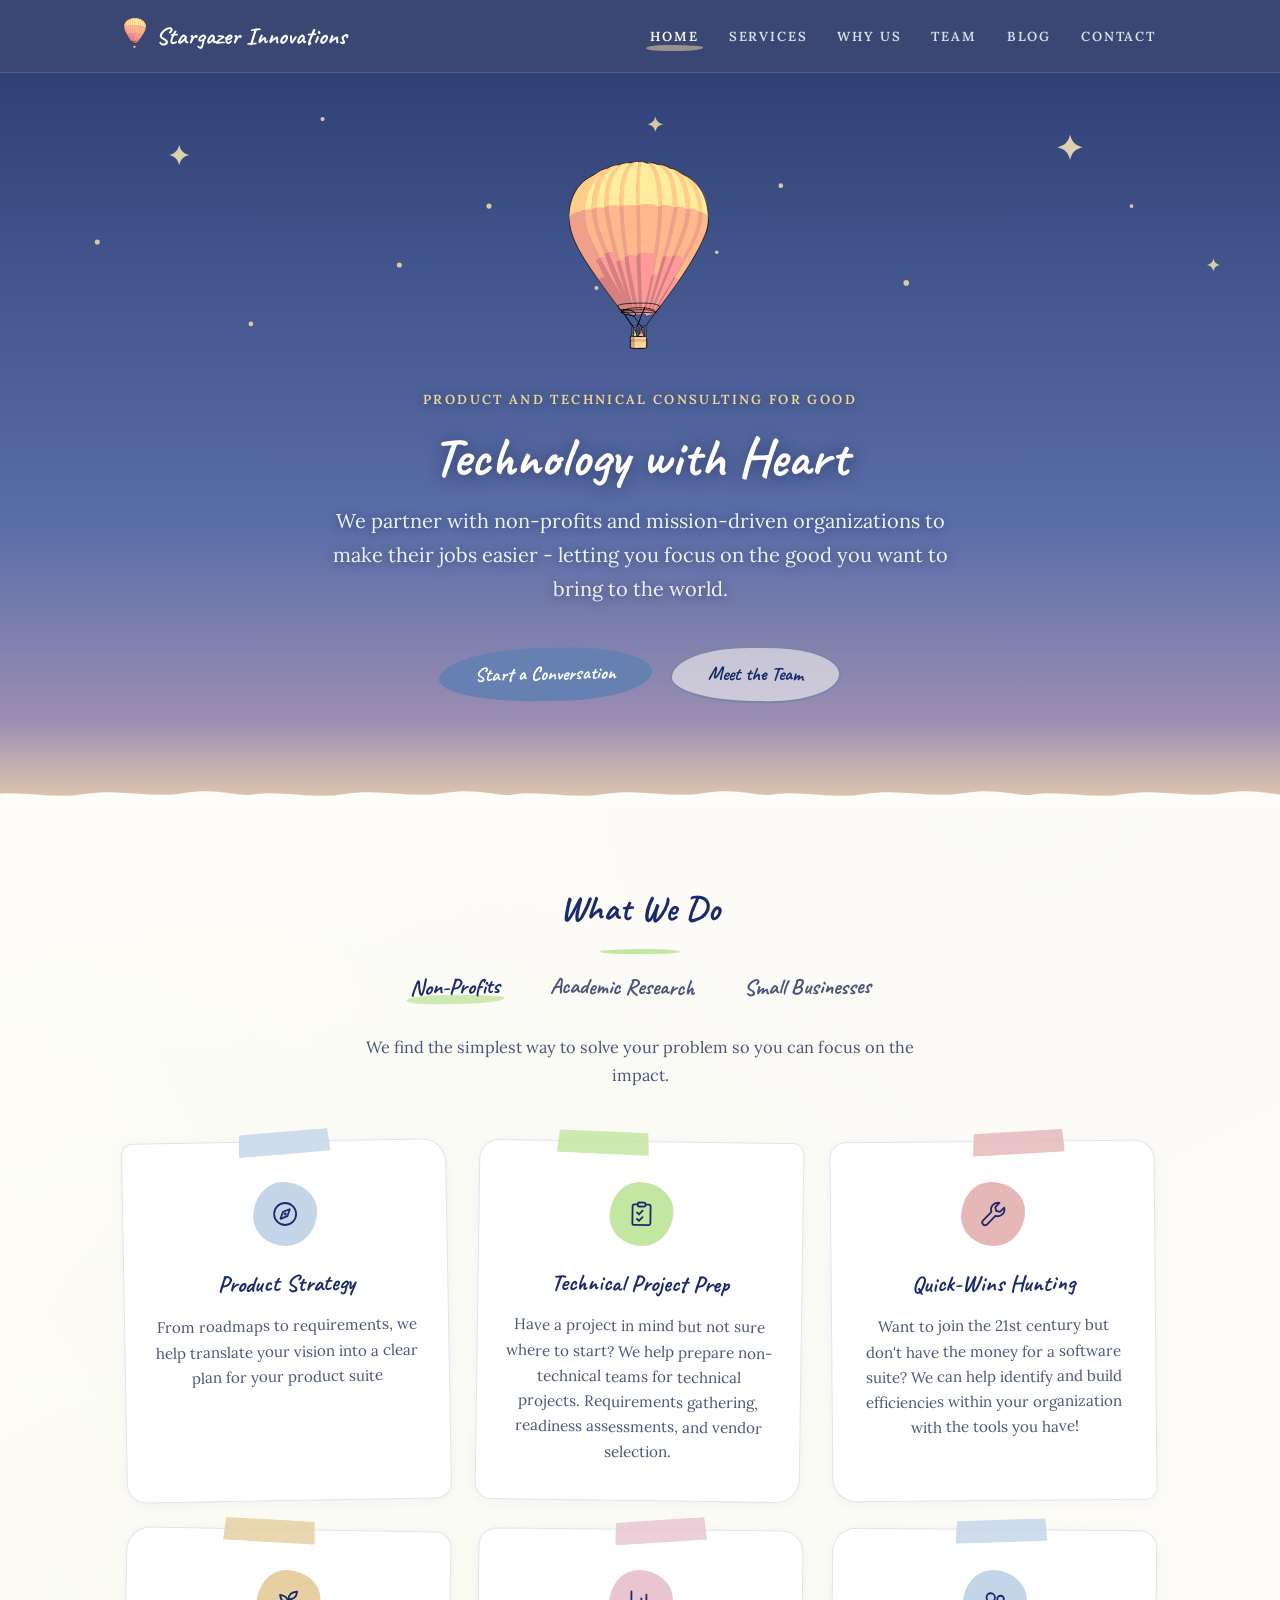
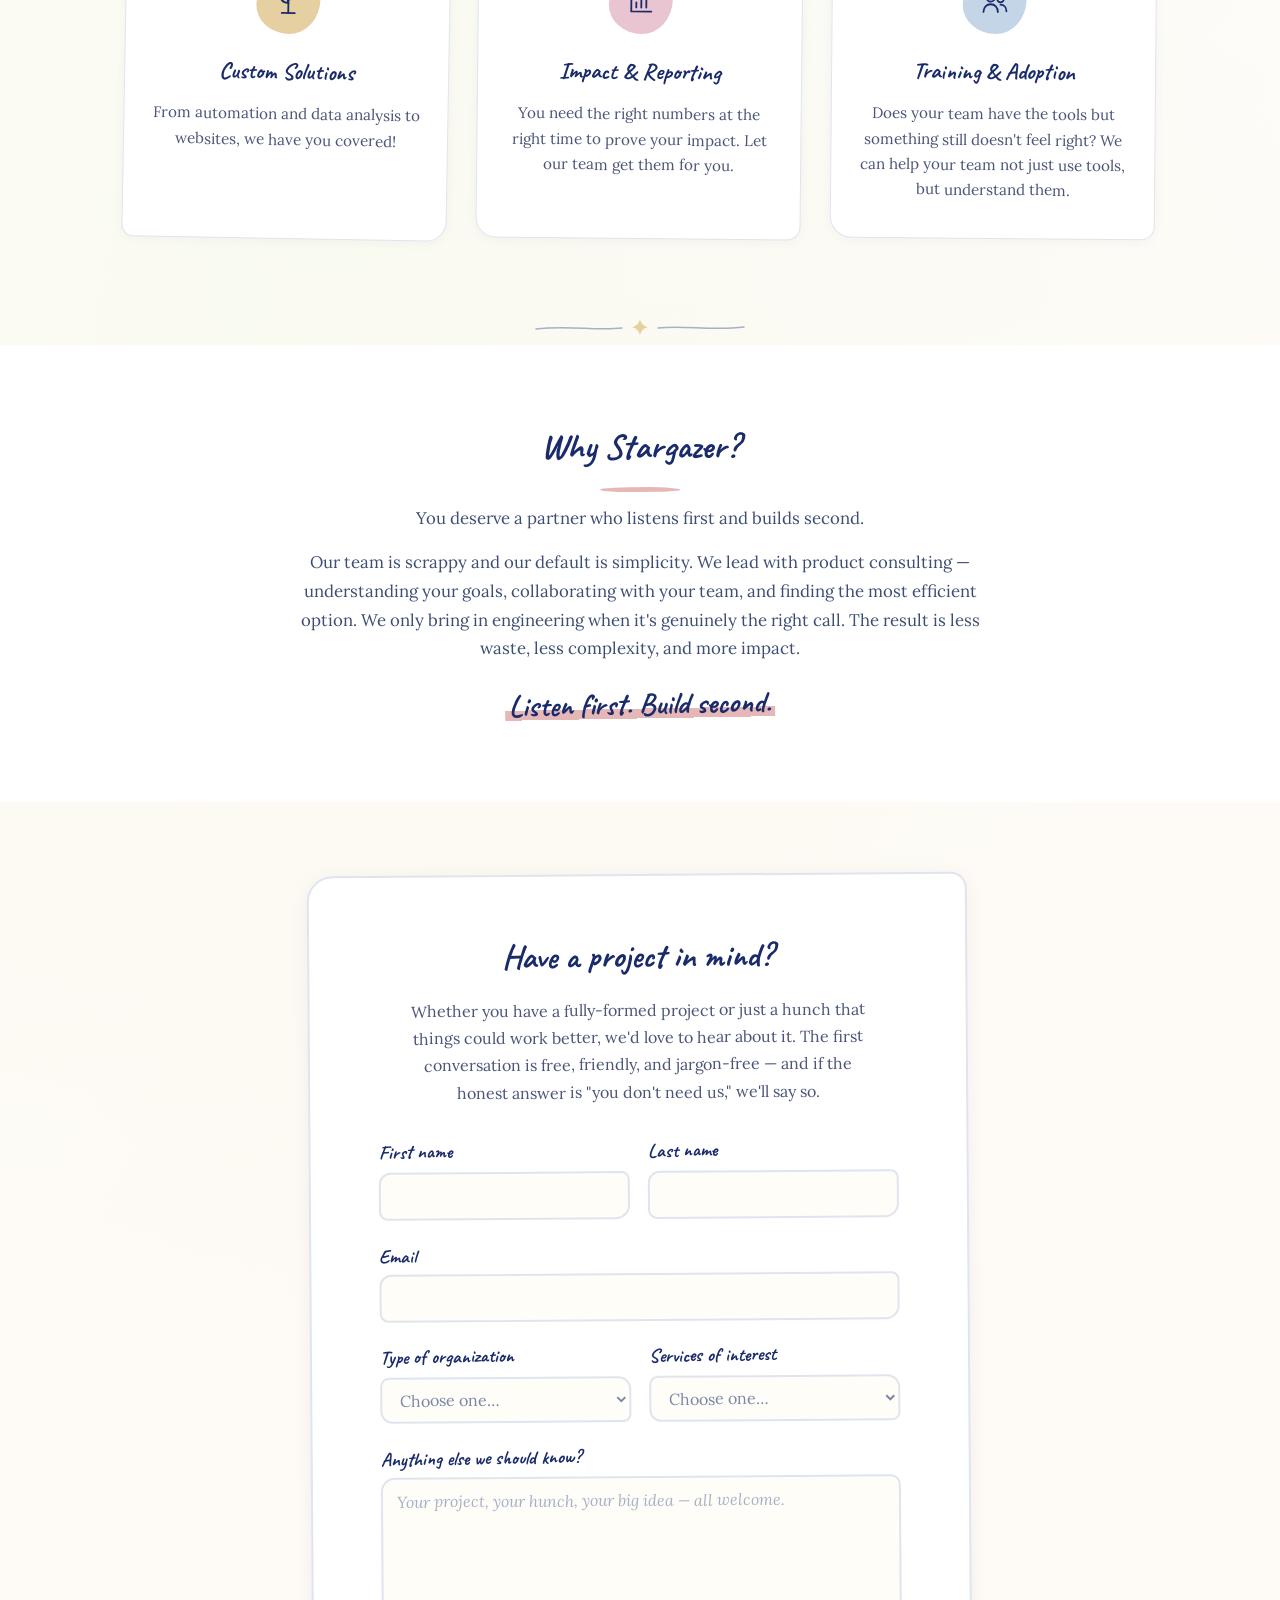
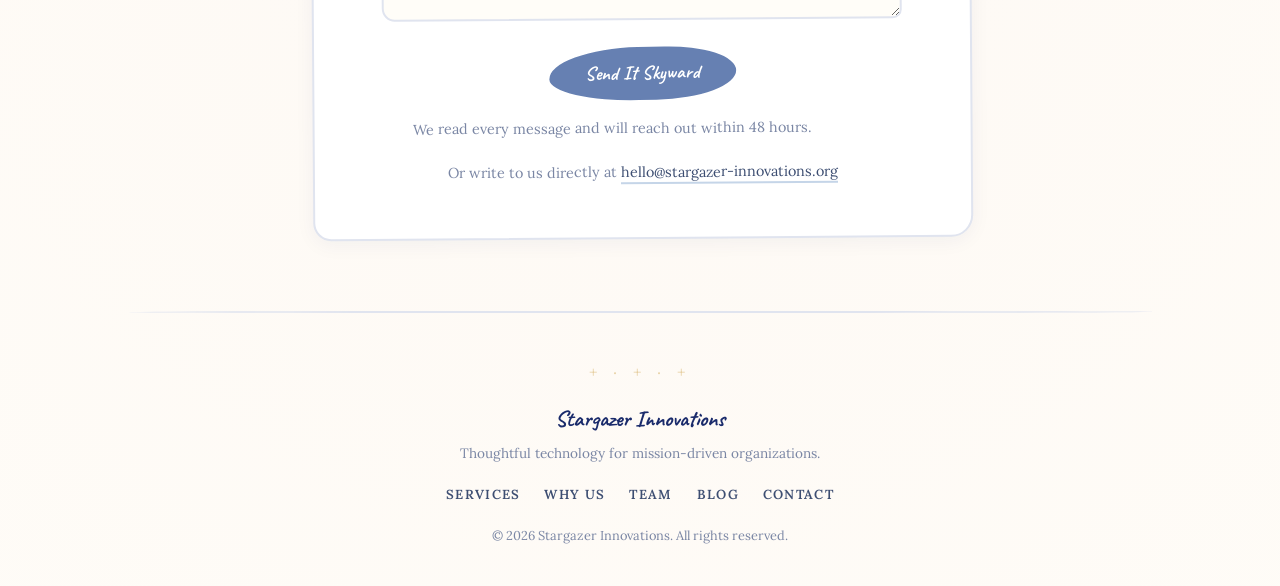
<file: index.html>
<!DOCTYPE html>
<html lang="en">
<head>
  <meta charset="UTF-8">
  <meta name="viewport" content="width=device-width, initial-scale=1.0">
  <!-- Google tag (gtag.js) -->
  <script async src="https://www.googletagmanager.com/gtag/js?id=G-MH76R31J2H"></script>
  <script>
    window.dataLayer = window.dataLayer || [];
    function gtag(){dataLayer.push(arguments);}
    gtag('js', new Date());
    gtag('config', 'G-MH76R31J2H');
  </script>
  <title>Stargazer Innovations — Thoughtful Tech for Mission-Driven Organizations</title>
  <meta name="description" content="Stargazer Innovations is a technical consulting firm helping non-profits turn vision into reality through product strategy and purposeful technology.">
  <link rel="canonical" href="https://stargazer-innovations.org/">
  <meta property="og:type" content="website">
  <meta property="og:site_name" content="Stargazer Innovations">
  <meta property="og:title" content="Stargazer Innovations — Thoughtful Tech for Mission-Driven Organizations">
  <meta property="og:description" content="A technical consulting firm helping non-profits turn vision into reality through product strategy and purposeful technology.">
  <meta property="og:url" content="https://stargazer-innovations.org/">
  <link rel="icon" type="image/svg+xml" href="images/logo-placeholder.svg">
  <link rel="preconnect" href="https://fonts.googleapis.com">
  <link rel="preconnect" href="https://fonts.gstatic.com" crossorigin>
  <link href="https://fonts.googleapis.com/css2?family=Caveat:wght@400;700&family=Lora:ital,wght@0,400;0,600;0,700;1,400&display=swap" rel="stylesheet">
  <link rel="stylesheet" href="css/style.css">
</head>
<body>

  <a class="skip-link" href="#main">Skip to content</a>

  <!-- ========== Nav ========== -->
  <header>
    <nav class="site-nav" aria-label="Main">
      <a href="index.html" class="logo">
        <img src="images/logo-placeholder.svg" alt="">
        <span>Stargazer Innovations</span>
      </a>
      <ul class="nav-links">
        <li><a href="index.html" aria-current="page">Home</a></li>
        <li><a href="#services">Services</a></li>
        <li><a href="#why">Why Us</a></li>
        <li><a href="team.html">Team</a></li>
        <li><a href="blog.html">Blog</a></li>
        <li><a href="#contact">Contact</a></li>
      </ul>
    </nav>
  </header>

  <main id="main">

  <!-- ========== Hero ========== -->
  <section class="hero">
    <div class="hero-stars" aria-hidden="true">
      <svg viewBox="0 0 1000 300" preserveAspectRatio="xMidYMin meet" xmlns="http://www.w3.org/2000/svg">
        <path class="star star--bright" d="M140 56 C141 60.6 143.4 63 148 64 C143.4 65 141 67.4 140 72 C139 67.4 136.6 65 132 64 C136.6 63 139 60.6 140 56 Z"/>
        <path class="star" d="M512 34 C512.7 37.4 514.5 39.2 518 40 C514.5 40.8 512.7 42.6 512 46 C511.3 42.6 509.5 40.8 506 40 C509.5 39.2 511.3 37.4 512 34 Z"/>
        <path class="star star--bright" d="M836 48 C837.2 53.7 840.2 56.7 846 58 C840.2 59.3 837.2 62.3 836 68 C834.8 62.3 831.8 59.3 826 58 C831.8 56.7 834.8 53.7 836 48 Z"/>
        <path class="star" d="M948 145 C948.6 147.9 950.1 149.4 953 150 C950.1 150.6 948.6 152.1 948 155 C947.4 152.1 945.9 150.6 943 150 C945.9 149.4 947.4 147.9 948 145 Z"/>
        <circle class="star" cx="76" cy="132" r="2"/>
        <circle class="star" cx="252" cy="36" r="1.6"/>
        <circle class="star" cx="382" cy="104" r="2"/>
        <circle class="star" cx="610" cy="88" r="1.8"/>
        <circle class="star" cx="708" cy="164" r="2.2"/>
        <circle class="star" cx="884" cy="104" r="1.5"/>
        <circle class="star" cx="466" cy="168" r="1.6"/>
        <circle class="star" cx="196" cy="196" r="1.8"/>
        <circle class="star" cx="560" cy="140" r="1.4"/>
        <circle class="star" cx="312" cy="150" r="2"/>
      </svg>
    </div>
    <div class="hero-clouds" aria-hidden="true">
      <svg width="0" height="0" style="position:absolute" xmlns="http://www.w3.org/2000/svg">
      <defs>
        <linearGradient id="cloud-grad-1" x1="0" y1="0" x2="0" y2="1">
          <stop offset="0" stop-color="#B3A8B1"/>
          <stop offset="0.55" stop-color="#CCBBBA"/>
          <stop offset="1" stop-color="#DEC5B2"/>
        </linearGradient>
        <linearGradient id="cloud-grad-2" x1="0" y1="0" x2="0" y2="1">
          <stop offset="0" stop-color="#ABA3B0"/>
          <stop offset="0.55" stop-color="#BFB3B8"/>
          <stop offset="1" stop-color="#D5BFB1"/>
        </linearGradient>
        <linearGradient id="cloud-grad-3" x1="0" y1="0" x2="0" y2="1">
          <stop offset="0" stop-color="#B1A7B3"/>
          <stop offset="0.55" stop-color="#C7B7BB"/>
          <stop offset="1" stop-color="#D9C1B3"/>
        </linearGradient>
        <linearGradient id="cloud-grad-4" x1="0" y1="0" x2="0" y2="1">
          <stop offset="0" stop-color="#A19BAC"/>
          <stop offset="0.55" stop-color="#B0A7B2"/>
          <stop offset="1" stop-color="#C8B6AE"/>
        </linearGradient>
        <linearGradient id="cloud-grad-5" x1="0" y1="0" x2="0" y2="1">
          <stop offset="0" stop-color="#A6A0B1"/>
          <stop offset="0.55" stop-color="#B7ADB8"/>
          <stop offset="1" stop-color="#CDBAB2"/>
        </linearGradient>
        <linearGradient id="cloud-grad-6" x1="0" y1="0" x2="0" y2="1">
          <stop offset="0" stop-color="#ADA1B3"/>
          <stop offset="0.55" stop-color="#BAABB8"/>
          <stop offset="1" stop-color="#CBB6B3"/>
        </linearGradient>
        <linearGradient id="cloud-grad-7" x1="0" y1="0" x2="0" y2="1">
          <stop offset="0" stop-color="#8F8DA4"/>
          <stop offset="0.55" stop-color="#9894A8"/>
          <stop offset="1" stop-color="#B3A6A8"/>
        </linearGradient>
        <linearGradient id="cloud-grad-8" x1="0" y1="0" x2="0" y2="1">
          <stop offset="0" stop-color="#8E90AD"/>
          <stop offset="0.55" stop-color="#9596B0"/>
          <stop offset="1" stop-color="#ACA4AE"/>
        </linearGradient>
        <linearGradient id="cloud-grad-9" x1="0" y1="0" x2="0" y2="1">
          <stop offset="0" stop-color="#7D82A4"/>
          <stop offset="0.55" stop-color="#8186A6"/>
          <stop offset="1" stop-color="#9894A6"/>
        </linearGradient>
        <linearGradient id="cloud-grad-giant" x1="0" y1="0" x2="0" y2="1">
          <stop offset="0" stop-color="#B5AAB2"/>
          <stop offset="0.55" stop-color="#D0BFBC"/>
          <stop offset="1" stop-color="#E1C7B2"/>
        </linearGradient>
      </defs>
        <symbol id="cloud-shape" viewBox="0 0 140 60">
          <path d="M18 48 C 9 48 3 41 5 34 C 7 28 13 24 19 25 C 19 16 27 9 36 11 C 40 4 51 2 58 8 C 64 3 75 4 80 11 C 89 8 99 13 100 22 C 108 22 115 28 114 36 C 113 44 105 48 97 47 C 84 51 40 51 18 48 Z" stroke-width="1.5" stroke-linecap="round" stroke-linejoin="round"/>
        </symbol>
      </svg>
      <div class="hero-cloud hero-cloud--1"><svg viewBox="0 0 140 60"><use href="#cloud-shape"/></svg></div>
      <div class="hero-cloud hero-cloud--2"><svg viewBox="0 0 140 60"><use href="#cloud-shape"/></svg></div>
      <div class="hero-cloud hero-cloud--3"><svg viewBox="0 0 140 60"><use href="#cloud-shape"/></svg></div>
      <div class="hero-cloud hero-cloud--4"><svg viewBox="0 0 140 60"><use href="#cloud-shape"/></svg></div>
      <div class="hero-cloud hero-cloud--5"><svg viewBox="0 0 140 60"><use href="#cloud-shape"/></svg></div>
      <div class="hero-cloud hero-cloud--6"><svg viewBox="0 0 140 60"><use href="#cloud-shape"/></svg></div>
      <div class="hero-cloud hero-cloud--7"><svg viewBox="0 0 140 60"><use href="#cloud-shape"/></svg></div>
      <div class="hero-cloud hero-cloud--8"><svg viewBox="0 0 140 60"><use href="#cloud-shape"/></svg></div>
      <div class="hero-cloud hero-cloud--9"><svg viewBox="0 0 140 60"><use href="#cloud-shape"/></svg></div>
      <div class="hero-cloud hero-cloud--giant"><svg viewBox="0 0 140 60"><use href="#cloud-shape"/></svg></div>
    </div>
    <img
      src="images/logo-placeholder.svg"
      alt="A hand-drawn hot air balloon drifting upward"
      class="balloon-logo"
    >
    <p class="kicker">Product and Technical consulting for Good</p>
    <h1>Technology with Heart</h1>
    <p class="tagline">
      We partner with non-profits and mission-driven organizations to make their jobs easier 
      - letting you focus on the good you want to bring to the world.
    </p>
    <div class="hero-actions">
      <a href="#contact" class="cta-btn">Start a Conversation</a>
      <a href="team.html" class="cta-btn cta-btn--ghost">Meet the Team</a>
    </div>
  </section>

  <!-- ========== Services ========== -->
  <section class="services" id="services">
    <div class="container">
      <h2 class="section-title">What We Do</h2>
      <!-- CSS-only tabs: hidden radios drive which lede and cards show -->
      <input class="audience-radio" type="radio" name="audience" id="pick-nonprofits" checked>
      <input class="audience-radio" type="radio" name="audience" id="pick-academic">
      <input class="audience-radio" type="radio" name="audience" id="pick-smallbiz">
      <div class="audience-tabs">
        <label class="audience-tab" for="pick-nonprofits">Non-Profits</label>
        <label class="audience-tab" for="pick-academic">Academic Research</label>
        <label class="audience-tab" for="pick-smallbiz">Small Businesses</label>
      </div>
      <p class="section-lede audience-lede audience-lede--nonprofits">
        We find the simplest way to solve your problem so you can focus on the impact.
      </p>
      <p class="section-lede audience-lede audience-lede--academic">
        Need to find efficiencies? From data to tooling and automation, 
        we augment your team so you can focus on research 
      </p>
      <p class="section-lede audience-lede audience-lede--smallbiz">
        We find right-sized technology that saves you time and money —
        no enterprise budget required.
      </p>
      <div class="card-grid">

        <div class="card" data-audience="nonprofits smallbiz">
          <div class="icon" aria-hidden="true">
            <svg viewBox="0 0 32 32" fill="none" stroke="currentColor" stroke-width="1.8" stroke-linecap="round" stroke-linejoin="round">
              <circle cx="16" cy="16" r="11"/>
              <path d="M20.7 11.3 L18.2 18.2 L11.3 20.7 L13.8 13.8 Z"/>
              <circle cx="16" cy="16" r="0.6" fill="currentColor"/>
            </svg>
          </div>
          <h3>Product Strategy</h3>
          <p>
            From roadmaps to requirements, we help translate 
            your vision into a clear plan for your product suite
          </p>
        </div>

        <div class="card" data-audience="nonprofits smallbiz">
          <div class="icon" aria-hidden="true">
            <svg viewBox="0 0 32 32" fill="none" stroke="currentColor" stroke-width="1.8" stroke-linecap="round" stroke-linejoin="round">
              <path d="M11.5 6.5 H8.6 C7.7 6.5 7 7.2 7 8.1 V25.4 C7 26.3 7.7 27 8.6 27 H23.4 C24.3 27 25 26.3 25 25.4 V8.1 C25 7.2 24.3 6.5 23.4 6.5 H20.5"/>
              <rect x="12.2" y="4.5" width="7.6" height="4" rx="1.3"/>
              <path d="M11.5 14.5 l2 2 l3.6 -3.8"/>
              <path d="M11.5 21 l2 2 l3.6 -3.8"/>
            </svg>
          </div>
          <h3>Technical Project Prep</h3>
          <p>
            Have a project in mind but not sure where to start? 
            We help prepare non-technical teams for technical projects. 
            Requirements gathering, readiness assessments, and vendor selection.
          </p>
        </div>

        <div class="card" data-audience="nonprofits smallbiz">
          <div class="icon" aria-hidden="true">
            <svg viewBox="0 0 32 32" fill="none" stroke="currentColor" stroke-width="1.8" stroke-linecap="round" stroke-linejoin="round">
              <path d="M27.2 9.8 a6.8 6.8 0 0 1 -8.9 8 L10 26.2 a2.8 2.8 0 0 1 -4 -4 l8.4 -8.3 a6.8 6.8 0 0 1 8 -8.9 l-4.2 4.3 1 3.7 3.7 1 Z"/>
            </svg>
          </div>
          <h3>Quick-Wins Hunting</h3>
          <p>
            Want to join the 21st century but don't have the money 
            for a software suite? We can help identify and build 
            efficiencies within your organization with the tools you have!
          </p>
        </div>

        <div class="card" data-audience="nonprofits academic smallbiz">
          <div class="icon" aria-hidden="true">
            <svg viewBox="0 0 32 32" fill="none" stroke="currentColor" stroke-width="1.8" stroke-linecap="round" stroke-linejoin="round">
              <path d="M16 27 C 16 21 16 17 16 13.5"/>
              <path d="M16 17 C 11.2 17 8 14 7.5 9 C 12.3 9.5 15.6 12.2 16 17 Z"/>
              <path d="M16 13.5 C 16 9 19 6 24.5 5.5 C 24 11 20.5 13.5 16 13.5 Z"/>
              <path d="M9.5 27 h13"/>
            </svg>
          </div>
          <h3>Custom Solutions</h3>
          <p>
            From automation and data analysis to websites, 
            we have you covered!
          </p>
        </div>
        
        <div class="card" data-audience="nonprofits">
          <div class="icon" aria-hidden="true">
            <svg viewBox="0 0 32 32" fill="none" stroke="currentColor" stroke-width="1.8" stroke-linecap="round" stroke-linejoin="round">
              <path d="M6.5 5.5 V25.5 H26.5"/>
              <path d="M11.5 21.5 v-5"/>
              <path d="M16.5 21.5 v-9"/>
              <path d="M21.5 21.5 v-13"/>
            </svg>
          </div>
          <h3>Impact &amp; Reporting</h3>
          <p>
            You need the right numbers at the right 
            time to prove your impact. 
            Let our team get them for you.
          </p>
        </div>
        
        <div class="card" data-audience="academic smallbiz">
          <div class="icon" aria-hidden="true">
            <svg viewBox="0 0 32 32" fill="none" stroke="currentColor" stroke-width="1.8" stroke-linecap="round" stroke-linejoin="round">
              <path d="M27.2 9.8 a6.8 6.8 0 0 1 -8.9 8 L10 26.2 a2.8 2.8 0 0 1 -4 -4 l8.4 -8.3 a6.8 6.8 0 0 1 8 -8.9 l-4.2 4.3 1 3.7 3.7 1 Z"/>
            </svg>
          </div>
          <h3>Data Analysis</h3>
          <p>
            Have millions of lines of data you need to report on? 
            Let us help with your processing and quality checks.
          </p>
        </div>

        <div class="card" data-audience="academic">
          <div class="icon" aria-hidden="true">
            <svg viewBox="0 0 32 32" fill="none" stroke="currentColor" stroke-width="1.8" stroke-linecap="round" stroke-linejoin="round">
              <path d="M27.2 9.8 a6.8 6.8 0 0 1 -8.9 8 L10 26.2 a2.8 2.8 0 0 1 -4 -4 l8.4 -8.3 a6.8 6.8 0 0 1 8 -8.9 l-4.2 4.3 1 3.7 3.7 1 Z"/>
            </svg>
          </div>
          <h3>Project Support</h3>
          <p>
            Just need help keeping track of who is doing 
            what and when? Let our project managers help 
            with timelines, budgeting, and procurement!
          </p>
        </div>

        <div class="card" data-audience="academic">
          <div class="icon" aria-hidden="true">
            <svg viewBox="0 0 32 32" fill="none" stroke="currentColor" stroke-width="1.8" stroke-linecap="round" stroke-linejoin="round">
              <path d="M27.2 9.8 a6.8 6.8 0 0 1 -8.9 8 L10 26.2 a2.8 2.8 0 0 1 -4 -4 l8.4 -8.3 a6.8 6.8 0 0 1 8 -8.9 l-4.2 4.3 1 3.7 3.7 1 Z"/>
            </svg>
          </div>
          <h3>Automation and Tools</h3>
          <p>
            Are your grad students spending days on menial 
            tasks? We can get them back to the import work, and 
            teach you how to maintain what we build!
          </p>
        </div>

        

        

        <div class="card" data-audience="nonprofits">
          <div class="icon" aria-hidden="true">
            <svg viewBox="0 0 32 32" fill="none" stroke="currentColor" stroke-width="1.8" stroke-linecap="round" stroke-linejoin="round">
              <circle cx="12" cy="11.5" r="4.2"/>
              <path d="M4.8 26 C 4.8 21.3 7.9 18.3 12 18.3 C 16.1 18.3 19.2 21.3 19.2 26"/>
              <circle cx="21.8" cy="13" r="3.3"/>
              <path d="M21.8 18.6 C 25.3 18.6 27.8 21.4 27.8 25.2"/>
            </svg>
          </div>
          <h3>Training &amp; Adoption</h3>
          <p>
            Does your team have the tools but something still 
            doesn't feel right? We can help your team not just 
            use tools, but understand them.
          </p>
        </div>

      </div>
    </div>
  </section>

  <div class="sparkle-divider" aria-hidden="true">
    <svg viewBox="0 0 220 26" fill="none" xmlns="http://www.w3.org/2000/svg">
      <path d="M6 14 C 38 10, 66 16, 92 13" stroke="currentColor" stroke-width="1.5" stroke-linecap="round"/>
      <path d="M128 13 C 154 10, 182 16, 214 12" stroke="currentColor" stroke-width="1.5" stroke-linecap="round"/>
      <path class="divider-star" d="M110 4 C 111 8.7 113.4 11.1 118 12.2 C 113.4 13.3 111 15.7 110 20.4 C 109 15.7 106.6 13.3 102 12.2 C 106.6 11.1 109 8.7 110 4 Z"/>
    </svg>
  </div>

  <!-- ========== Why Us ========== -->
  <section class="why" id="why">
    <div class="container">
      <h2 class="section-title">Why Stargazer?</h2>
      <div class="why-content">
        <p>
          You deserve a partner 
          who listens first and builds second.
        </p>
        <p>
          Our team is scrappy and our default is simplicity. We lead with product 
          consulting — understanding your goals, collaborating with your team, and 
          finding the most efficient option. We only bring in engineering 
          when it's genuinely the right call. The result is less waste, less complexity, and more impact.
        </p>
        <p class="why-motto"><span class="underline-salmon">Listen first. Build second.</span></p>
      </div>
    </div>
  </section>

  <!-- ========== Contact ========== -->
  <section class="contact" id="contact">
    <div class="container">
      <div class="contact-card">
        <h2>Have a project in mind?</h2>
        <p>
          Whether you have a fully-formed project or just a hunch that things could work better, 
          we'd love to hear about it. The first conversation is free, friendly, and jargon-free 
          — and if the honest answer is "you don't need us," we'll say so.
        </p>
        <form class="contact-form" action="https://formsubmit.co/hello@stargazer-innovations.org" method="POST">
          <input type="hidden" name="_subject" value="New inquiry from stargazer-innovations.org">
          <input type="hidden" name="_template" value="table">
          <input type="hidden" name="_captcha" value="false">
          <input type="hidden" name="_next" value="https://stargazer-innovations.org/thanks.html">
          <input type="text" name="_honey" class="honeypot" tabindex="-1" autocomplete="off" aria-hidden="true">

          <div class="form-row">
            <div class="form-field">
              <label for="first-name">First name</label>
              <input type="text" id="first-name" name="First Name" autocomplete="given-name" required>
            </div>
            <div class="form-field">
              <label for="last-name">Last name</label>
              <input type="text" id="last-name" name="Last Name" autocomplete="family-name" required>
            </div>
          </div>

          <div class="form-field">
            <label for="email">Email</label>
            <input type="email" id="email" name="email" autocomplete="email" required>
          </div>

          <div class="form-row">
            <div class="form-field">
              <label for="org-type">Type of organization</label>
              <select id="org-type" name="Type of Organization" required>
                <option value="" disabled selected>Choose one&hellip;</option>
                <option>Nonprofit</option>
                <option>Small business</option>
                <option>Other</option>
              </select>
            </div>
            <div class="form-field">
              <label for="services">Services of interest</label>
              <select id="services" name="Services of Interest" required>
                <option value="" disabled selected>Choose one&hellip;</option>
                <option>Web development</option>
                <option>Custom software</option>
                <option>Process improvement</option>
                <option>Product idea analysis</option>
              </select>
            </div>
          </div>

          <div class="form-field">
            <label for="other-info">Anything else we should know?</label>
            <textarea id="other-info" name="Other Info" rows="5" placeholder="Your project, your hunch, your big idea — all welcome."></textarea>
          </div>

          <button type="submit" class="cta-btn">Send It Skyward</button>
          <p class="form-note">We read every message and will reach out within 48 hours.</p>
        </form>
        <span class="email-note">
          Or write to us directly at
          <a href="mailto:hello@stargazer-innovations.org">hello@stargazer-innovations.org</a>
        </span>
      </div>
    </div>
  </section>

  </main>

  <!-- ========== Footer ========== -->
  <footer class="site-footer">
    <div class="footer-stars" aria-hidden="true">+ &middot; + &middot; +</div>
    <p class="footer-wordmark">Stargazer Innovations</p>
    <p class="footer-tagline">Thoughtful technology for mission-driven organizations.</p>
    <ul class="footer-nav">
      <li><a href="index.html#services">Services</a></li>
      <li><a href="index.html#why">Why Us</a></li>
      <li><a href="team.html">Team</a></li>
      <li><a href="blog.html">Blog</a></li>
      <li><a href="index.html#contact">Contact</a></li>
    </ul>
    <p class="copyright">&copy; 2026 Stargazer Innovations. All rights reserved.</p>
  </footer>

</body>
</html>
</file>
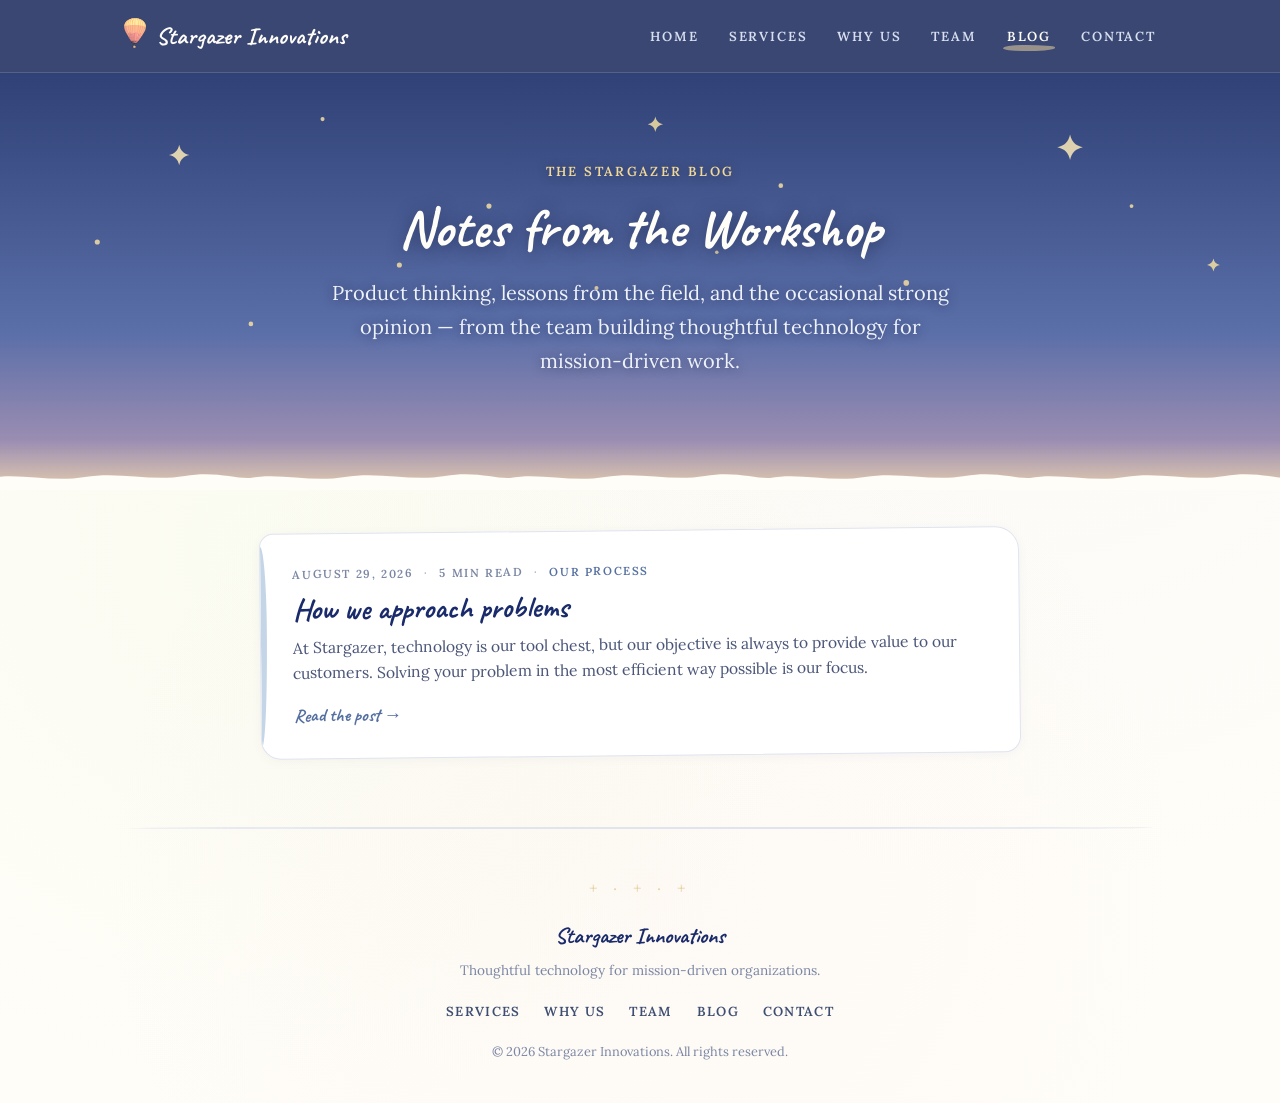
<file: blog.html>
<!DOCTYPE html>
<html lang="en">
<head>
  <meta charset="UTF-8">
  <meta name="viewport" content="width=device-width, initial-scale=1.0">
  <!-- Google tag (gtag.js) -->
  <script async src="https://www.googletagmanager.com/gtag/js?id=G-MH76R31J2H"></script>
  <script>
    window.dataLayer = window.dataLayer || [];
    function gtag(){dataLayer.push(arguments);}
    gtag('js', new Date());
    gtag('config', 'G-MH76R31J2H');
  </script>
  <title>Blog — Stargazer Innovations</title>
  <meta name="description" content="Product thinking, lessons from the field, and honest notes on building thoughtful technology for mission-driven organizations.">
  <link rel="canonical" href="https://stargazer-innovations.org/blog.html">
  <meta property="og:type" content="website">
  <meta property="og:site_name" content="Stargazer Innovations">
  <meta property="og:title" content="Blog — Stargazer Innovations">
  <meta property="og:description" content="Product thinking, lessons from the field, and honest notes on building thoughtful technology for mission-driven organizations.">
  <meta property="og:url" content="https://stargazer-innovations.org/blog.html">
  <link rel="icon" type="image/svg+xml" href="images/logo-placeholder.svg">
  <link rel="preconnect" href="https://fonts.googleapis.com">
  <link rel="preconnect" href="https://fonts.gstatic.com" crossorigin>
  <link href="https://fonts.googleapis.com/css2?family=Caveat:wght@400;700&family=Lora:ital,wght@0,400;0,600;0,700;1,400&display=swap" rel="stylesheet">
  <link rel="stylesheet" href="css/style.css">
</head>
<body>

  <a class="skip-link" href="#main">Skip to content</a>

  <!-- ========== Nav ========== -->
  <header>
    <nav class="site-nav" aria-label="Main">
      <a href="index.html" class="logo">
        <img src="images/logo-placeholder.svg" alt="">
        <span>Stargazer Innovations</span>
      </a>
      <ul class="nav-links">
        <li><a href="index.html">Home</a></li>
        <li><a href="index.html#services">Services</a></li>
        <li><a href="index.html#why">Why Us</a></li>
        <li><a href="team.html">Team</a></li>
        <li><a href="blog.html" aria-current="page">Blog</a></li>
        <li><a href="index.html#contact">Contact</a></li>
      </ul>
    </nav>
  </header>

  <main id="main">

  <!-- ========== Blog Hero ========== -->
  <section class="hero page-hero">
    <div class="hero-stars" aria-hidden="true">
      <svg viewBox="0 0 1000 300" preserveAspectRatio="xMidYMin meet" xmlns="http://www.w3.org/2000/svg">
        <path class="star star--bright" d="M140 56 C141 60.6 143.4 63 148 64 C143.4 65 141 67.4 140 72 C139 67.4 136.6 65 132 64 C136.6 63 139 60.6 140 56 Z"/>
        <path class="star" d="M512 34 C512.7 37.4 514.5 39.2 518 40 C514.5 40.8 512.7 42.6 512 46 C511.3 42.6 509.5 40.8 506 40 C509.5 39.2 511.3 37.4 512 34 Z"/>
        <path class="star star--bright" d="M836 48 C837.2 53.7 840.2 56.7 846 58 C840.2 59.3 837.2 62.3 836 68 C834.8 62.3 831.8 59.3 826 58 C831.8 56.7 834.8 53.7 836 48 Z"/>
        <path class="star" d="M948 145 C948.6 147.9 950.1 149.4 953 150 C950.1 150.6 948.6 152.1 948 155 C947.4 152.1 945.9 150.6 943 150 C945.9 149.4 947.4 147.9 948 145 Z"/>
        <circle class="star" cx="76" cy="132" r="2"/>
        <circle class="star" cx="252" cy="36" r="1.6"/>
        <circle class="star" cx="382" cy="104" r="2"/>
        <circle class="star" cx="610" cy="88" r="1.8"/>
        <circle class="star" cx="708" cy="164" r="2.2"/>
        <circle class="star" cx="884" cy="104" r="1.5"/>
        <circle class="star" cx="466" cy="168" r="1.6"/>
        <circle class="star" cx="196" cy="196" r="1.8"/>
        <circle class="star" cx="560" cy="140" r="1.4"/>
        <circle class="star" cx="312" cy="150" r="2"/>
      </svg>
    </div>
    <div class="hero-clouds" aria-hidden="true">
      <svg width="0" height="0" style="position:absolute" xmlns="http://www.w3.org/2000/svg">
      <defs>
        <linearGradient id="cloud-grad-1" x1="0" y1="0" x2="0" y2="1">
          <stop offset="0" stop-color="#B3A8B1"/>
          <stop offset="0.55" stop-color="#CCBBBA"/>
          <stop offset="1" stop-color="#DEC5B2"/>
        </linearGradient>
        <linearGradient id="cloud-grad-2" x1="0" y1="0" x2="0" y2="1">
          <stop offset="0" stop-color="#ABA3B0"/>
          <stop offset="0.55" stop-color="#BFB3B8"/>
          <stop offset="1" stop-color="#D5BFB1"/>
        </linearGradient>
        <linearGradient id="cloud-grad-3" x1="0" y1="0" x2="0" y2="1">
          <stop offset="0" stop-color="#B1A7B3"/>
          <stop offset="0.55" stop-color="#C7B7BB"/>
          <stop offset="1" stop-color="#D9C1B3"/>
        </linearGradient>
        <linearGradient id="cloud-grad-4" x1="0" y1="0" x2="0" y2="1">
          <stop offset="0" stop-color="#A19BAC"/>
          <stop offset="0.55" stop-color="#B0A7B2"/>
          <stop offset="1" stop-color="#C8B6AE"/>
        </linearGradient>
        <linearGradient id="cloud-grad-5" x1="0" y1="0" x2="0" y2="1">
          <stop offset="0" stop-color="#A6A0B1"/>
          <stop offset="0.55" stop-color="#B7ADB8"/>
          <stop offset="1" stop-color="#CDBAB2"/>
        </linearGradient>
        <linearGradient id="cloud-grad-6" x1="0" y1="0" x2="0" y2="1">
          <stop offset="0" stop-color="#ADA1B3"/>
          <stop offset="0.55" stop-color="#BAABB8"/>
          <stop offset="1" stop-color="#CBB6B3"/>
        </linearGradient>
        <linearGradient id="cloud-grad-7" x1="0" y1="0" x2="0" y2="1">
          <stop offset="0" stop-color="#8F8DA4"/>
          <stop offset="0.55" stop-color="#9894A8"/>
          <stop offset="1" stop-color="#B3A6A8"/>
        </linearGradient>
        <linearGradient id="cloud-grad-8" x1="0" y1="0" x2="0" y2="1">
          <stop offset="0" stop-color="#8E90AD"/>
          <stop offset="0.55" stop-color="#9596B0"/>
          <stop offset="1" stop-color="#ACA4AE"/>
        </linearGradient>
        <linearGradient id="cloud-grad-9" x1="0" y1="0" x2="0" y2="1">
          <stop offset="0" stop-color="#7D82A4"/>
          <stop offset="0.55" stop-color="#8186A6"/>
          <stop offset="1" stop-color="#9894A6"/>
        </linearGradient>
      </defs>
        <symbol id="cloud-shape" viewBox="0 0 140 60">
          <path d="M18 48 C 9 48 3 41 5 34 C 7 28 13 24 19 25 C 19 16 27 9 36 11 C 40 4 51 2 58 8 C 64 3 75 4 80 11 C 89 8 99 13 100 22 C 108 22 115 28 114 36 C 113 44 105 48 97 47 C 84 51 40 51 18 48 Z" stroke-width="1.5" stroke-linecap="round" stroke-linejoin="round"/>
        </symbol>
      </svg>
      <div class="hero-cloud hero-cloud--1"><svg viewBox="0 0 140 60"><use href="#cloud-shape"/></svg></div>
      <div class="hero-cloud hero-cloud--2"><svg viewBox="0 0 140 60"><use href="#cloud-shape"/></svg></div>
      <div class="hero-cloud hero-cloud--3"><svg viewBox="0 0 140 60"><use href="#cloud-shape"/></svg></div>
      <div class="hero-cloud hero-cloud--4"><svg viewBox="0 0 140 60"><use href="#cloud-shape"/></svg></div>
      <div class="hero-cloud hero-cloud--5"><svg viewBox="0 0 140 60"><use href="#cloud-shape"/></svg></div>
      <div class="hero-cloud hero-cloud--6"><svg viewBox="0 0 140 60"><use href="#cloud-shape"/></svg></div>
      <div class="hero-cloud hero-cloud--7"><svg viewBox="0 0 140 60"><use href="#cloud-shape"/></svg></div>
      <div class="hero-cloud hero-cloud--8"><svg viewBox="0 0 140 60"><use href="#cloud-shape"/></svg></div>
      <div class="hero-cloud hero-cloud--9"><svg viewBox="0 0 140 60"><use href="#cloud-shape"/></svg></div>
    </div>
    <p class="kicker">The Stargazer Blog</p>
    <h1>Notes from the Workshop</h1>
    <p class="tagline">
      Product thinking, lessons from the field, and the occasional strong opinion —
      from the team building thoughtful technology for mission-driven work.
    </p>
  </section>

  <!-- ========== Post List ==========
       HOW TO ADD A POST:
       1. Copy blog/example-post.html to blog/your-slug.html and fill it in.
       2. Copy the <a class="post-card"> block below, paste it at the TOP of
          .post-list (newest first), and update the href, date, title, and excerpt.
       Cards cycle color/tilt automatically, so you never have to touch the CSS. -->
  <section class="post-list-section">
    <div class="container">
      <div class="post-list">

        <a class="post-card" href="blog/how-we-approach-problems.html">
          <p class="post-card__meta">
            <time datetime="2026-08-29">August 29, 2026</time>
            <span class="post-card__dot">&middot;</span> 5 min read
            <span class="post-card__dot">&middot;</span> <span class="post-card__tag">Our Process</span>
          </p>
          <h2 class="post-card__title">How we approach problems</h2>
          <p class="post-card__excerpt">
            At Stargazer, technology is our tool chest, but our objective is
            always to provide value to our customers. Solving your problem in the
            most efficient way possible is our focus.
          </p>
          <span class="post-card__more">Read the post &rarr;</span>
        </a>

        <!-- Duplicate the block above for each new post (newest at the top). -->

      </div>
    </div>
  </section>

  </main>

  <!-- ========== Footer ========== -->
  <footer class="site-footer">
    <div class="footer-stars" aria-hidden="true">+ &middot; + &middot; +</div>
    <p class="footer-wordmark">Stargazer Innovations</p>
    <p class="footer-tagline">Thoughtful technology for mission-driven organizations.</p>
    <ul class="footer-nav">
      <li><a href="index.html#services">Services</a></li>
      <li><a href="index.html#why">Why Us</a></li>
      <li><a href="team.html">Team</a></li>
      <li><a href="blog.html">Blog</a></li>
      <li><a href="index.html#contact">Contact</a></li>
    </ul>
    <p class="copyright">&copy; 2026 Stargazer Innovations. All rights reserved.</p>
  </footer>

</body>
</html>
</file>
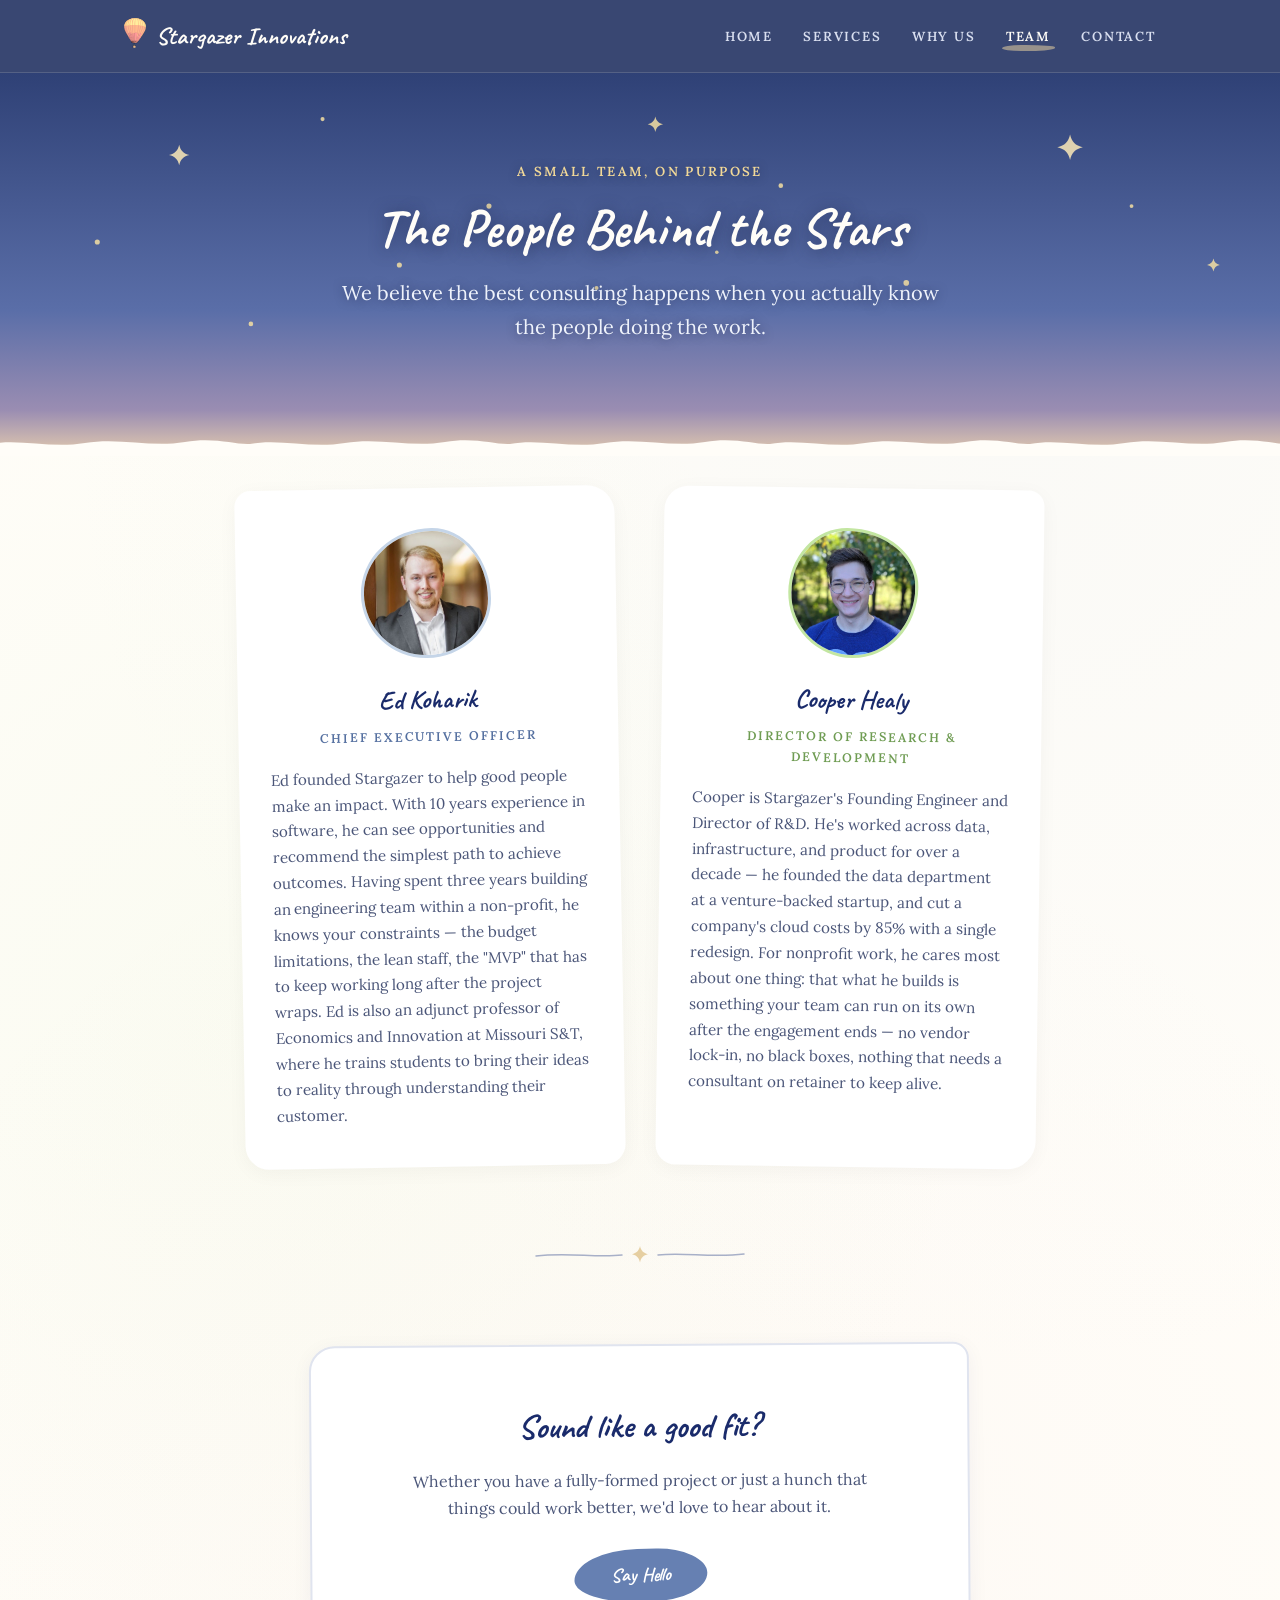
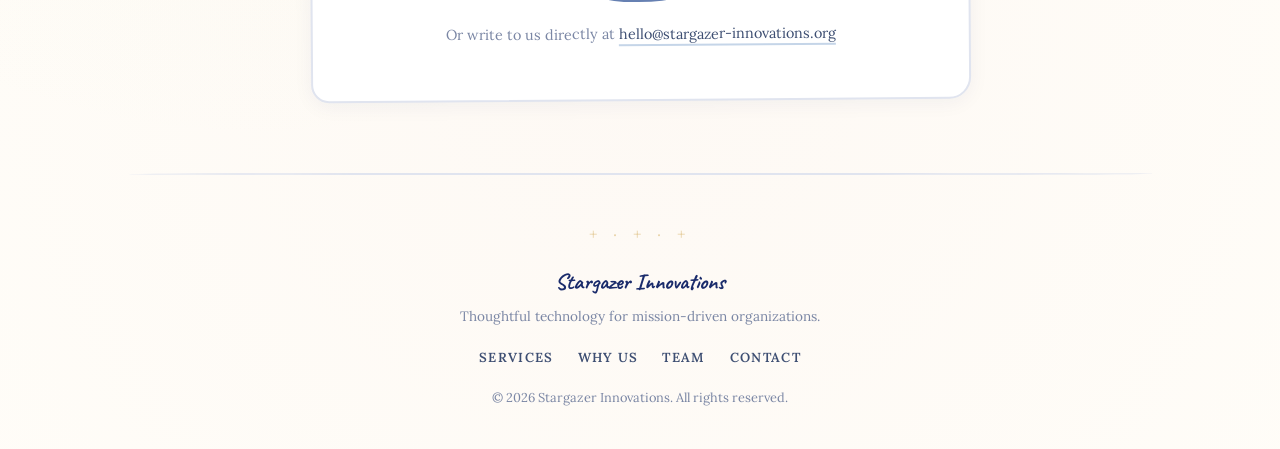
<file: team.html>
<!DOCTYPE html>
<html lang="en">
<head>
  <meta charset="UTF-8">
  <meta name="viewport" content="width=device-width, initial-scale=1.0">
  <!-- Google tag (gtag.js) -->
  <script async src="https://www.googletagmanager.com/gtag/js?id=G-MH76R31J2H"></script>
  <script>
    window.dataLayer = window.dataLayer || [];
    function gtag(){dataLayer.push(arguments);}
    gtag('js', new Date());
    gtag('config', 'G-MH76R31J2H');
  </script>
  <title>Our Team — Stargazer Innovations</title>
  <meta name="description" content="Meet the people behind Stargazer Innovations — a small team with big ideas for mission-driven technology.">
  <link rel="canonical" href="https://stargazer-innovations.org/team.html">
  <meta property="og:type" content="website">
  <meta property="og:site_name" content="Stargazer Innovations">
  <meta property="og:title" content="Our Team — Stargazer Innovations">
  <meta property="og:description" content="Meet the people behind Stargazer Innovations — a small team with big ideas for mission-driven technology.">
  <meta property="og:url" content="https://stargazer-innovations.org/team.html">
  <link rel="icon" type="image/svg+xml" href="images/logo-placeholder.svg">
  <link rel="preconnect" href="https://fonts.googleapis.com">
  <link rel="preconnect" href="https://fonts.gstatic.com" crossorigin>
  <link href="https://fonts.googleapis.com/css2?family=Caveat:wght@400;700&family=Lora:ital,wght@0,400;0,600;0,700;1,400&display=swap" rel="stylesheet">
  <link rel="stylesheet" href="css/style.css">
</head>
<body>

  <a class="skip-link" href="#main">Skip to content</a>

  <!-- ========== Nav ========== -->
  <header>
    <nav class="site-nav" aria-label="Main">
      <a href="index.html" class="logo">
        <img src="images/logo-placeholder.svg" alt="">
        <span>Stargazer Innovations</span>
      </a>
      <ul class="nav-links">
        <li><a href="index.html">Home</a></li>
        <li><a href="index.html#services">Services</a></li>
        <li><a href="index.html#why">Why Us</a></li>
        <li><a href="team.html" aria-current="page">Team</a></li>
        <li><a href="index.html#contact">Contact</a></li>
      </ul>
    </nav>
  </header>

  <main id="main">

  <!-- ========== Team ========== -->
  <section class="hero page-hero">
    <div class="hero-stars" aria-hidden="true">
      <svg viewBox="0 0 1000 300" preserveAspectRatio="xMidYMin meet" xmlns="http://www.w3.org/2000/svg">
        <path class="star star--bright" d="M140 56 C141 60.6 143.4 63 148 64 C143.4 65 141 67.4 140 72 C139 67.4 136.6 65 132 64 C136.6 63 139 60.6 140 56 Z"/>
        <path class="star" d="M512 34 C512.7 37.4 514.5 39.2 518 40 C514.5 40.8 512.7 42.6 512 46 C511.3 42.6 509.5 40.8 506 40 C509.5 39.2 511.3 37.4 512 34 Z"/>
        <path class="star star--bright" d="M836 48 C837.2 53.7 840.2 56.7 846 58 C840.2 59.3 837.2 62.3 836 68 C834.8 62.3 831.8 59.3 826 58 C831.8 56.7 834.8 53.7 836 48 Z"/>
        <path class="star" d="M948 145 C948.6 147.9 950.1 149.4 953 150 C950.1 150.6 948.6 152.1 948 155 C947.4 152.1 945.9 150.6 943 150 C945.9 149.4 947.4 147.9 948 145 Z"/>
        <circle class="star" cx="76" cy="132" r="2"/>
        <circle class="star" cx="252" cy="36" r="1.6"/>
        <circle class="star" cx="382" cy="104" r="2"/>
        <circle class="star" cx="610" cy="88" r="1.8"/>
        <circle class="star" cx="708" cy="164" r="2.2"/>
        <circle class="star" cx="884" cy="104" r="1.5"/>
        <circle class="star" cx="466" cy="168" r="1.6"/>
        <circle class="star" cx="196" cy="196" r="1.8"/>
        <circle class="star" cx="560" cy="140" r="1.4"/>
        <circle class="star" cx="312" cy="150" r="2"/>
      </svg>
    </div>
    <div class="hero-clouds" aria-hidden="true">
      <svg width="0" height="0" style="position:absolute" xmlns="http://www.w3.org/2000/svg">
      <defs>
        <linearGradient id="cloud-grad-1" x1="0" y1="0" x2="0" y2="1">
          <stop offset="0" stop-color="#B3A8B1"/>
          <stop offset="0.55" stop-color="#CCBBBA"/>
          <stop offset="1" stop-color="#DEC5B2"/>
        </linearGradient>
        <linearGradient id="cloud-grad-2" x1="0" y1="0" x2="0" y2="1">
          <stop offset="0" stop-color="#ABA3B0"/>
          <stop offset="0.55" stop-color="#BFB3B8"/>
          <stop offset="1" stop-color="#D5BFB1"/>
        </linearGradient>
        <linearGradient id="cloud-grad-3" x1="0" y1="0" x2="0" y2="1">
          <stop offset="0" stop-color="#B1A7B3"/>
          <stop offset="0.55" stop-color="#C7B7BB"/>
          <stop offset="1" stop-color="#D9C1B3"/>
        </linearGradient>
        <linearGradient id="cloud-grad-4" x1="0" y1="0" x2="0" y2="1">
          <stop offset="0" stop-color="#A19BAC"/>
          <stop offset="0.55" stop-color="#B0A7B2"/>
          <stop offset="1" stop-color="#C8B6AE"/>
        </linearGradient>
        <linearGradient id="cloud-grad-5" x1="0" y1="0" x2="0" y2="1">
          <stop offset="0" stop-color="#A6A0B1"/>
          <stop offset="0.55" stop-color="#B7ADB8"/>
          <stop offset="1" stop-color="#CDBAB2"/>
        </linearGradient>
        <linearGradient id="cloud-grad-6" x1="0" y1="0" x2="0" y2="1">
          <stop offset="0" stop-color="#ADA1B3"/>
          <stop offset="0.55" stop-color="#BAABB8"/>
          <stop offset="1" stop-color="#CBB6B3"/>
        </linearGradient>
        <linearGradient id="cloud-grad-7" x1="0" y1="0" x2="0" y2="1">
          <stop offset="0" stop-color="#8F8DA4"/>
          <stop offset="0.55" stop-color="#9894A8"/>
          <stop offset="1" stop-color="#B3A6A8"/>
        </linearGradient>
        <linearGradient id="cloud-grad-8" x1="0" y1="0" x2="0" y2="1">
          <stop offset="0" stop-color="#8E90AD"/>
          <stop offset="0.55" stop-color="#9596B0"/>
          <stop offset="1" stop-color="#ACA4AE"/>
        </linearGradient>
        <linearGradient id="cloud-grad-9" x1="0" y1="0" x2="0" y2="1">
          <stop offset="0" stop-color="#7D82A4"/>
          <stop offset="0.55" stop-color="#8186A6"/>
          <stop offset="1" stop-color="#9894A6"/>
        </linearGradient>
        <linearGradient id="cloud-grad-giant" x1="0" y1="0" x2="0" y2="1">
          <stop offset="0" stop-color="#B5AAB2"/>
          <stop offset="0.55" stop-color="#D0BFBC"/>
          <stop offset="1" stop-color="#E1C7B2"/>
        </linearGradient>
      </defs>
        <symbol id="cloud-shape" viewBox="0 0 140 60">
          <path d="M18 48 C 9 48 3 41 5 34 C 7 28 13 24 19 25 C 19 16 27 9 36 11 C 40 4 51 2 58 8 C 64 3 75 4 80 11 C 89 8 99 13 100 22 C 108 22 115 28 114 36 C 113 44 105 48 97 47 C 84 51 40 51 18 48 Z" stroke-width="1.5" stroke-linecap="round" stroke-linejoin="round"/>
        </symbol>
      </svg>
      <div class="hero-cloud hero-cloud--1"><svg viewBox="0 0 140 60"><use href="#cloud-shape"/></svg></div>
      <div class="hero-cloud hero-cloud--2"><svg viewBox="0 0 140 60"><use href="#cloud-shape"/></svg></div>
      <div class="hero-cloud hero-cloud--3"><svg viewBox="0 0 140 60"><use href="#cloud-shape"/></svg></div>
      <div class="hero-cloud hero-cloud--4"><svg viewBox="0 0 140 60"><use href="#cloud-shape"/></svg></div>
      <div class="hero-cloud hero-cloud--5"><svg viewBox="0 0 140 60"><use href="#cloud-shape"/></svg></div>
      <div class="hero-cloud hero-cloud--6"><svg viewBox="0 0 140 60"><use href="#cloud-shape"/></svg></div>
      <div class="hero-cloud hero-cloud--7"><svg viewBox="0 0 140 60"><use href="#cloud-shape"/></svg></div>
      <div class="hero-cloud hero-cloud--8"><svg viewBox="0 0 140 60"><use href="#cloud-shape"/></svg></div>
      <div class="hero-cloud hero-cloud--9"><svg viewBox="0 0 140 60"><use href="#cloud-shape"/></svg></div>
    </div>
    <p class="kicker">A small team, on purpose</p>
    <h1>The People Behind the Stars</h1>
    <p class="tagline">
      We believe the best consulting happens when you actually know
      the people doing the work.
    </p>
  </section>

  <section class="team-section">
    <div class="container">
      <div class="team-grid">

        <!-- Ed -->
        <div class="team-card">
          <img
            src="images/ed-headshot.jpg"
            alt="Ed Koharik"
            class="avatar"
          >
          <h3>Ed Koharik</h3>
          <p class="role">Chief Executive Officer</p>
          <p class="bio">
            Ed founded Stargazer to help good people make an impact. With 10 years experience in software, 
            he can see opportunities and recommend the simplest path to achieve outcomes. 
            Having spent three years building an engineering team within a non-profit, he knows your constraints
            — the budget limitations, the lean staff, the "MVP" that has to keep working long after the project wraps. 
            Ed is also an adjunct professor of Economics and Innovation at Missouri S&T, where he trains 
            students to bring their ideas to reality through understanding their customer.
          </p>
        </div>

        <!-- Cooper -->
        <div class="team-card">
          <img
            src="images/cooper-headshot.jpg"
            alt="Cooper Healy"
            class="avatar"
          >
          <h3>Cooper Healy</h3>
          <p class="role">Director of Research &amp; Development</p>
          <p class="bio">
            Cooper is Stargazer's Founding Engineer and Director of R&D. He's worked across data, 
            infrastructure, and product for over a decade — he founded the data department at a 
            venture-backed startup, and cut a company's cloud costs by 85% with a single redesign. 
            For nonprofit work, he cares most about one thing: that what he builds is something 
            your team can run on its own after the engagement ends — no vendor lock-in, no black 
            boxes, nothing that needs a consultant on retainer to keep alive.
          </p>
        </div>

      </div>
    </div>
  </section>

  <div class="sparkle-divider" aria-hidden="true">
    <svg viewBox="0 0 220 26" fill="none" xmlns="http://www.w3.org/2000/svg">
      <path d="M6 14 C 38 10, 66 16, 92 13" stroke="currentColor" stroke-width="1.5" stroke-linecap="round"/>
      <path d="M128 13 C 154 10, 182 16, 214 12" stroke="currentColor" stroke-width="1.5" stroke-linecap="round"/>
      <path class="divider-star" d="M110 4 C 111 8.7 113.4 11.1 118 12.2 C 113.4 13.3 111 15.7 110 20.4 C 109 15.7 106.6 13.3 102 12.2 C 106.6 11.1 109 8.7 110 4 Z"/>
    </svg>
  </div>

  <!-- ========== Contact ========== -->
  <section class="contact" id="contact">
    <div class="container">
      <div class="contact-card">
        <h2>Sound like a good fit?</h2>
        <p>
          Whether you have a fully-formed project or just a hunch that
          things could work better, we'd love to hear about it.
        </p>
        <a href="index.html#contact" class="cta-btn">Say Hello</a>
        <span class="email-note">
          Or write to us directly at
          <a href="mailto:hello@stargazer-innovations.org">hello@stargazer-innovations.org</a>
        </span>
      </div>
    </div>
  </section>

  </main>

  <!-- ========== Footer ========== -->
  <footer class="site-footer">
    <div class="footer-stars" aria-hidden="true">+ &middot; + &middot; +</div>
    <p class="footer-wordmark">Stargazer Innovations</p>
    <p class="footer-tagline">Thoughtful technology for mission-driven organizations.</p>
    <ul class="footer-nav">
      <li><a href="index.html#services">Services</a></li>
      <li><a href="index.html#why">Why Us</a></li>
      <li><a href="team.html">Team</a></li>
      <li><a href="index.html#contact">Contact</a></li>
    </ul>
    <p class="copyright">&copy; 2026 Stargazer Innovations. All rights reserved.</p>
  </footer>

</body>
</html>
</file>
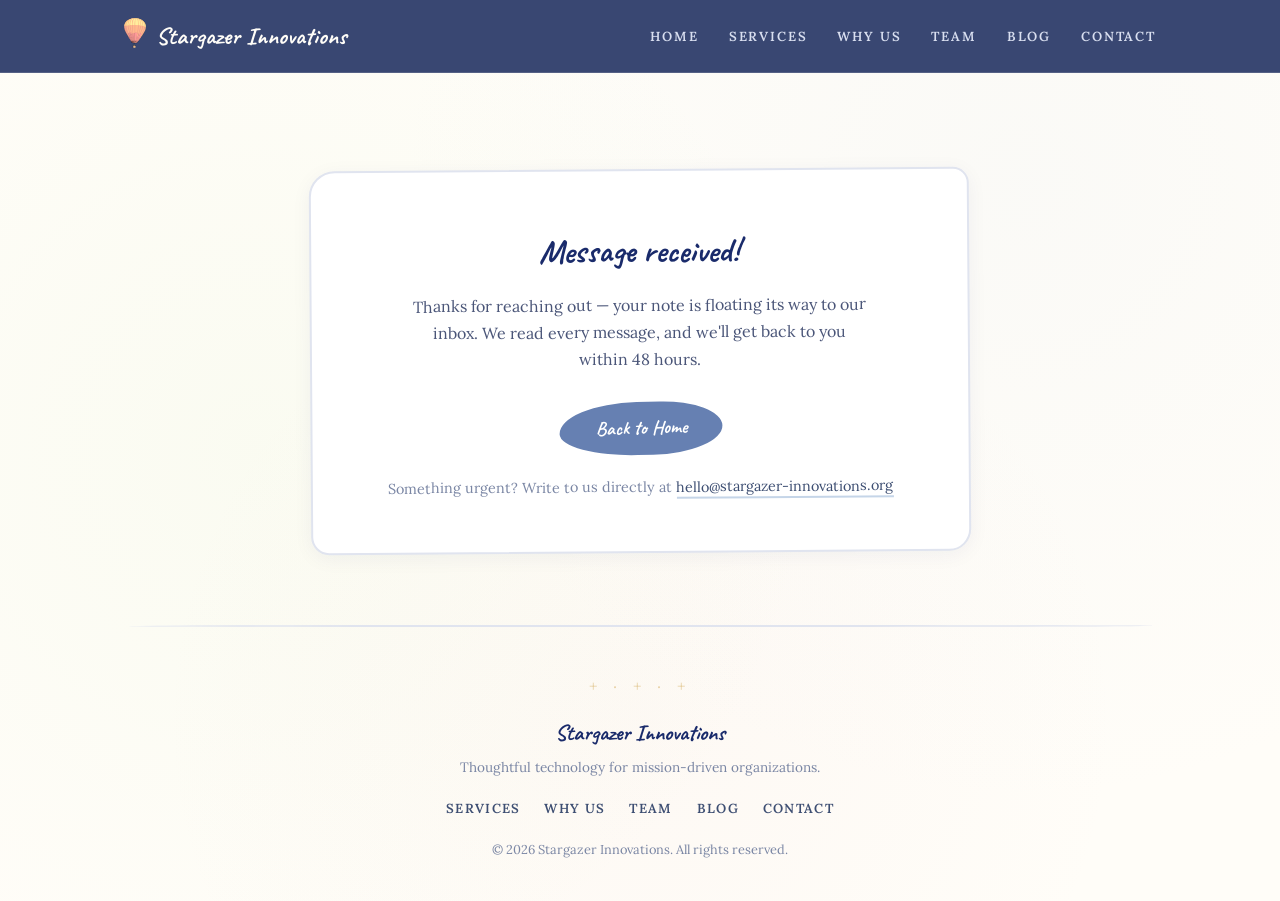
<file: thanks.html>
<!DOCTYPE html>
<html lang="en">
<head>
  <meta charset="UTF-8">
  <meta name="viewport" content="width=device-width, initial-scale=1.0">
  <!-- Google tag (gtag.js) -->
  <script async src="https://www.googletagmanager.com/gtag/js?id=G-MH76R31J2H"></script>
  <script>
    window.dataLayer = window.dataLayer || [];
    function gtag(){dataLayer.push(arguments);}
    gtag('js', new Date());
    gtag('config', 'G-MH76R31J2H');
  </script>
  <title>Thanks! — Stargazer Innovations</title>
  <meta name="description" content="Thanks for reaching out to Stargazer Innovations. We'll be in touch within 48 hours.">
  <meta name="robots" content="noindex">
  <link rel="icon" type="image/svg+xml" href="images/logo-placeholder.svg">
  <link rel="preconnect" href="https://fonts.googleapis.com">
  <link rel="preconnect" href="https://fonts.gstatic.com" crossorigin>
  <link href="https://fonts.googleapis.com/css2?family=Caveat:wght@400;700&family=Lora:ital,wght@0,400;0,600;0,700;1,400&display=swap" rel="stylesheet">
  <link rel="stylesheet" href="css/style.css">
</head>
<body>

  <a class="skip-link" href="#main">Skip to content</a>

  <!-- ========== Nav ========== -->
  <header>
    <nav class="site-nav" aria-label="Main">
      <a href="index.html" class="logo">
        <img src="images/logo-placeholder.svg" alt="">
        <span>Stargazer Innovations</span>
      </a>
      <ul class="nav-links">
        <li><a href="index.html">Home</a></li>
        <li><a href="index.html#services">Services</a></li>
        <li><a href="index.html#why">Why Us</a></li>
        <li><a href="team.html">Team</a></li>
        <li><a href="blog.html">Blog</a></li>
        <li><a href="index.html#contact">Contact</a></li>
      </ul>
    </nav>
  </header>

  <main id="main">

  <!-- ========== Thanks ========== -->
  <section class="contact thanks-section">
    <div class="container">
      <div class="contact-card">
        <h2>Message received!</h2>
        <p>
          Thanks for reaching out — your note is floating its way to our inbox.
          We read every message, and we'll get back to you within 48 hours.
        </p>
        <a href="index.html" class="cta-btn">Back to Home</a>
        <span class="email-note">
          Something urgent? Write to us directly at
          <a href="mailto:hello@stargazer-innovations.org">hello@stargazer-innovations.org</a>
        </span>
      </div>
    </div>
  </section>

  </main>

  <!-- ========== Footer ========== -->
  <footer class="site-footer">
    <div class="footer-stars" aria-hidden="true">+ &middot; + &middot; +</div>
    <p class="footer-wordmark">Stargazer Innovations</p>
    <p class="footer-tagline">Thoughtful technology for mission-driven organizations.</p>
    <ul class="footer-nav">
      <li><a href="index.html#services">Services</a></li>
      <li><a href="index.html#why">Why Us</a></li>
      <li><a href="team.html">Team</a></li>
      <li><a href="blog.html">Blog</a></li>
      <li><a href="index.html#contact">Contact</a></li>
    </ul>
    <p class="copyright">&copy; 2026 Stargazer Innovations. All rights reserved.</p>
  </footer>

</body>
</html>
</file>
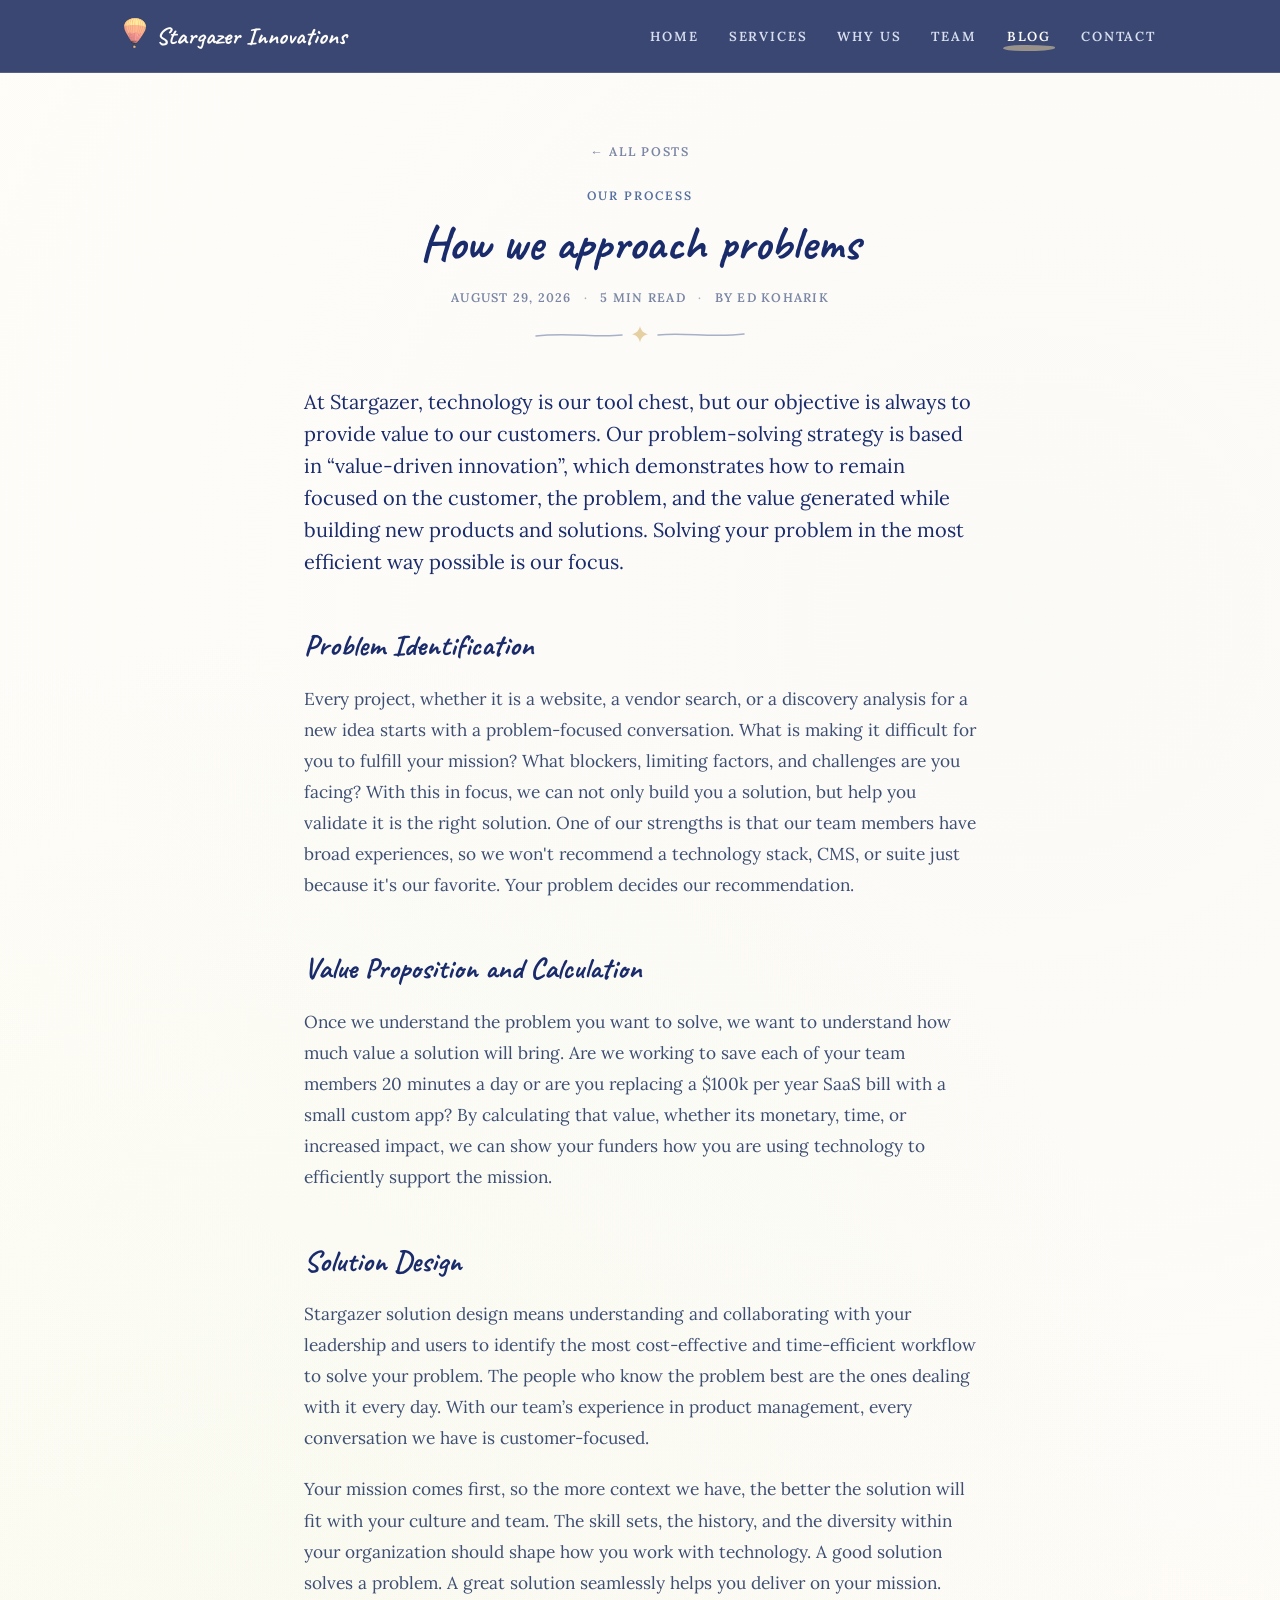
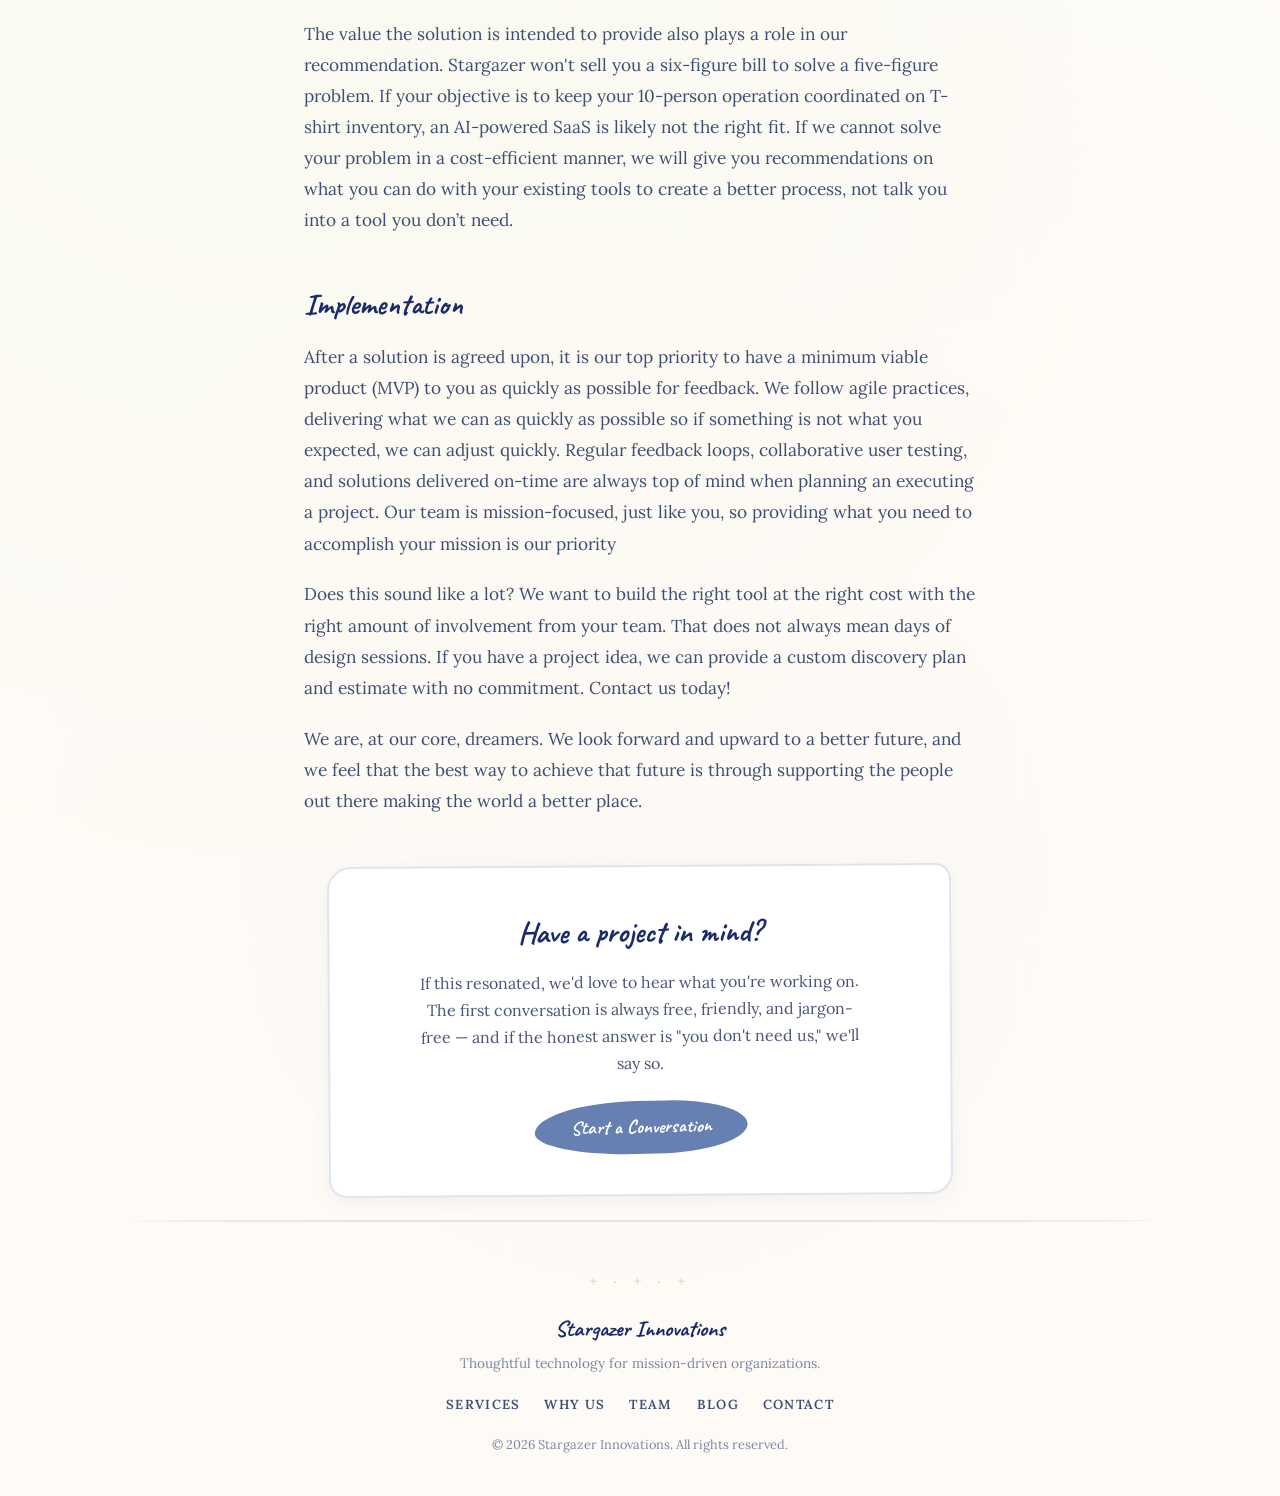
<file: blog/how-we-approach-problems.html>
<!DOCTYPE html>
<html lang="en">
<head>
  <meta charset="UTF-8">
  <meta name="viewport" content="width=device-width, initial-scale=1.0">
  <!-- Google tag (gtag.js) -->
  <script async src="https://www.googletagmanager.com/gtag/js?id=G-MH76R31J2H"></script>
  <script>
    window.dataLayer = window.dataLayer || [];
    function gtag(){dataLayer.push(arguments);}
    gtag('js', new Date());
    gtag('config', 'G-MH76R31J2H');
  </script>

  <title>How we approach problems — Stargazer Innovations</title>
  <meta name="description" content="At Stargazer, technology is our tool chest, but our objective is always to provide value to our customers. Solving your problem in the most efficient way possible is our focus.">
  <link rel="canonical" href="https://stargazer-innovations.org/blog/how-we-approach-problems.html">

  <!-- Open Graph — controls the LinkedIn / social share card -->
  <meta property="og:type" content="article">
  <meta property="og:site_name" content="Stargazer Innovations">
  <meta property="og:title" content="How we approach problems">
  <meta property="og:description" content="At Stargazer, technology is our tool chest, but our objective is always to provide value to our customers. Solving your problem in the most efficient way possible is our focus.">
  <meta property="og:url" content="https://stargazer-innovations.org/blog/how-we-approach-problems.html">
  <meta property="article:published_time" content="2026-08-29">

  <link rel="icon" type="image/svg+xml" href="../images/logo-placeholder.svg">
  <link rel="preconnect" href="https://fonts.googleapis.com">
  <link rel="preconnect" href="https://fonts.gstatic.com" crossorigin>
  <link href="https://fonts.googleapis.com/css2?family=Caveat:wght@400;700&family=Lora:ital,wght@0,400;0,600;0,700;1,400&display=swap" rel="stylesheet">
  <link rel="stylesheet" href="../css/style.css">
</head>
<body>

  <a class="skip-link" href="#main">Skip to content</a>

  <!-- ========== Nav ========== -->
  <header>
    <nav class="site-nav" aria-label="Main">
      <a href="../index.html" class="logo">
        <img src="../images/logo-placeholder.svg" alt="">
        <span>Stargazer Innovations</span>
      </a>
      <ul class="nav-links">
        <li><a href="../index.html">Home</a></li>
        <li><a href="../index.html#services">Services</a></li>
        <li><a href="../index.html#why">Why Us</a></li>
        <li><a href="../team.html">Team</a></li>
        <li><a href="../blog.html" aria-current="page">Blog</a></li>
        <li><a href="../index.html#contact">Contact</a></li>
      </ul>
    </nav>
  </header>

  <main id="main">

  <article class="post">

    <!-- ========== Post Header ========== -->
    <div class="post-header">
      <a class="post-back" href="../blog.html">&larr; All posts</a>
      <p class="post-category">Our Process</p>
      <h1 class="post-title">How we approach problems</h1>
      <p class="post-meta">
        <time datetime="2026-08-29">August 29, 2026</time>
        <span class="post-meta__dot">&middot;</span>
        5 min read
        <span class="post-meta__dot">&middot;</span>
        by Ed Koharik
      </p>
    </div>

    <div class="sparkle-divider" aria-hidden="true">
      <svg viewBox="0 0 220 26" fill="none" xmlns="http://www.w3.org/2000/svg">
        <path d="M6 14 C 38 10, 66 16, 92 13" stroke="currentColor" stroke-width="1.5" stroke-linecap="round"/>
        <path d="M128 13 C 154 10, 182 16, 214 12" stroke="currentColor" stroke-width="1.5" stroke-linecap="round"/>
        <path class="divider-star" d="M110 4 C 111 8.7 113.4 11.1 118 12.2 C 113.4 13.3 111 15.7 110 20.4 C 109 15.7 106.6 13.3 102 12.2 C 106.6 11.1 109 8.7 110 4 Z"/>
      </svg>
    </div>

    <!-- ========== Post Body ========== -->
    <div class="post-body">

      <p class="post-lede">
        At Stargazer, technology is our tool chest, but our objective is always
        to provide value to our customers. Our problem-solving strategy is based
        in “value-driven innovation”, which demonstrates how to remain focused on
        the customer, the problem, and the value generated while building new
        products and solutions. Solving your problem in the most efficient way
        possible is our focus.
      </p>

      <h2>Problem Identification</h2>
      <p>
        Every project, whether it is a website, a vendor search, or a discovery
        analysis for a new idea starts with a problem-focused conversation. What
        is making it difficult for you to fulfill your mission? What blockers,
        limiting factors, and challenges are you facing? With this in focus, we
        can not only build you a solution, but help you validate it is the right
        solution. One of our strengths is that our team members have broad experiences, 
        so we won't recommend a technology stack, CMS, or suite just because it's our favorite. 
        Your problem decides our recommendation.
      </p>

      <h2>Value Proposition and Calculation</h2>
      <p>
        Once we understand the problem you want to solve, we want to understand
        how much value a solution will bring. Are we working to save each of your
        team members 20 minutes a day or are
        you replacing a $100k per year SaaS bill with a small custom app? By
        calculating that value, whether its monetary, time, or increased impact,
        we can show your funders how you are using technology to efficiently support the mission.
      </p>

      <h2>Solution Design</h2>
      <p>
        Stargazer solution design means understanding and collaborating with your
        leadership and users to identify the most cost-effective and
        time-efficient workflow to solve your problem. The people who know the
        problem best are the ones dealing with it every day. With our team’s experience in product management,
        every conversation we have is customer-focused.
      </p>
      <p>
        Your mission comes first, so the more context we have, the better the
        solution will fit with your culture and team. The skill sets, the
        history, and the diversity within your organization should shape how you
        work with technology. A good solution solves a problem. A great
        solution seamlessly helps you deliver on your mission.
      </p>
      <p>
        The value the solution is intended to provide also plays a role in our
        recommendation. Stargazer won't sell you a six-figure bill to solve a five-figure 
        problem. If your objective is to keep your 10-person operation coordinated
        on T-shirt inventory, an AI-powered SaaS is likely not the right
        fit. If we cannot solve your problem in a cost-efficient manner, we will give you
        recommendations on what you can do with your existing tools to create a
        better process, not talk you into a tool you don’t need.
      </p>

      <h2>Implementation</h2>
      <p>
        After a solution is agreed upon, it is our top priority to have a minimum
        viable product (MVP) to you as quickly as possible for feedback. We
        follow agile practices, delivering what we can as quickly as possible so
        if something is not what you expected, we can adjust quickly. Regular
        feedback loops, collaborative user testing, and solutions delivered
        on-time are always top of mind when planning an executing a project. Our
        team is mission-focused, just like you, so providing what you need to
        accomplish your mission is our priority
      </p>

      <p>
        Does this sound like a lot? We want to build the right tool at the right
        cost with the right amount of involvement from your team. That does not
        always mean days of design sessions. If you have a project idea, we can
        provide a custom discovery plan and estimate with no commitment. Contact
        us today!
      </p>

      <p>
        We are, at our core, dreamers. We look forward and upward to a better future, 
        and we feel that the best way to achieve that future is through supporting 
        the people out there making the world a better place.
      </p>

    </div>

    <!-- ========== End-of-post CTA ========== -->
    <div class="post-footer">
      <div class="post-cta">
        <h2>Have a project in mind?</h2>
        <p>
          If this resonated, we'd love to hear what you're working on. The first
          conversation is always free, friendly, and jargon-free — and if the
          honest answer is "you don't need us," we'll say so.
        </p>
        <a href="../index.html#contact" class="cta-btn">Start a Conversation</a>
      </div>
    </div>

  </article>

  </main>

  <!-- ========== Footer ========== -->
  <footer class="site-footer">
    <div class="footer-stars" aria-hidden="true">+ &middot; + &middot; +</div>
    <p class="footer-wordmark">Stargazer Innovations</p>
    <p class="footer-tagline">Thoughtful technology for mission-driven organizations.</p>
    <ul class="footer-nav">
      <li><a href="../index.html#services">Services</a></li>
      <li><a href="../index.html#why">Why Us</a></li>
      <li><a href="../team.html">Team</a></li>
      <li><a href="../blog.html">Blog</a></li>
      <li><a href="../index.html#contact">Contact</a></li>
    </ul>
    <p class="copyright">&copy; 2026 Stargazer Innovations. All rights reserved.</p>
  </footer>

</body>
</html>
</file>
<file: css/style.css>
/* ===== Palette (Squeak/Smalltalk 6.0 Morphic) ===== */
:root {
  --green:       #c3e6a1;  /* Workspace */
  --orange:      #e6cfa1;  /* Transcript */
  --pink:        #e8c5d0;  /* Browser */
  --blue:        #c5d5e8;  /* Inspector */
  --salmon:      #e6b7b7;  /* Debugger */
  --cream:       #FFFDF8;
  --midnight:    #1A2B6B;
  --midnight-light: #3D4E72;
  --midnight-muted: #4A5578;
  --midnight-faded: #7A86A4;
  --midnight-ghost: #A8B0C8;
  --blue-hover:  #6680b2;  /* Squeak focus ring */
  --blue-active: #5570a0;  /* CTA hover */
  --green-dark:  #9cca82;
  --divider:     #e0e4ef;
  --white:       #FFFFFF;

  --font-main: 'Lora', serif;
  --font-accent: 'Caveat', cursive;

  --max-width: 1080px;
  --nav-height: 72px;
}

/* ===== Reset & Base ===== */
*, *::before, *::after {
  margin: 0;
  padding: 0;
  box-sizing: border-box;
}

html {
  scroll-behavior: smooth;
  scroll-padding-top: calc(var(--nav-height) + 16px);
}

body {
  font-family: var(--font-main);
  color: var(--midnight);
  background: var(--cream);
  background-image:
    radial-gradient(circle at 20% 50%, rgba(195, 230, 161, 0.08) 0%, transparent 50%),
    radial-gradient(circle at 80% 20%, rgba(197, 213, 232, 0.08) 0%, transparent 50%),
    radial-gradient(circle at 50% 80%, rgba(230, 183, 183, 0.06) 0%, transparent 50%);
  line-height: 1.7;
  -webkit-font-smoothing: antialiased;
}

::selection {
  background: var(--blue);
  color: var(--midnight);
}

img {
  max-width: 100%;
  display: block;
}

a {
  color: var(--midnight);
  text-decoration: none;
  transition: color 0.2s;
}

a:hover {
  color: var(--blue-hover);
}

:focus-visible {
  outline: 2px solid var(--blue-hover);
  outline-offset: 3px;
  border-radius: 4px;
}

/* ===== Utility ===== */
.container {
  max-width: var(--max-width);
  margin: 0 auto;
  padding: 0 24px;
}

.sr-only {
  position: absolute;
  width: 1px;
  height: 1px;
  padding: 0;
  margin: -1px;
  overflow: hidden;
  clip: rect(0, 0, 0, 0);
  border: 0;
}

.skip-link {
  position: absolute;
  top: -48px;
  left: 16px;
  z-index: 100;
  padding: 10px 18px;
  background: var(--cream);
  color: var(--midnight);
  border-radius: 8px 14px 10px 12px;
  font-size: 0.9rem;
  transition: top 0.2s;
}

.skip-link:focus {
  top: 12px;
  color: var(--midnight);
}

/* ===== Navigation ===== */
header {
  position: sticky;
  top: 0;
  z-index: 50;
  background: rgba(41, 56, 102, 0.92);
  backdrop-filter: blur(8px);
  -webkit-backdrop-filter: blur(8px);
  border-bottom: 1px solid rgba(255, 253, 248, 0.14);
}

.site-nav {
  height: var(--nav-height);
  display: flex;
  align-items: center;
  justify-content: space-between;
  padding: 0 24px;
  max-width: var(--max-width);
  margin: 0 auto;
}

.site-nav .logo {
  display: flex;
  align-items: center;
  gap: 10px;
  font-family: var(--font-accent);
  font-weight: 700;
  font-size: 1.5rem;
  color: var(--cream);
}

.site-nav .logo:hover {
  color: #f2d998;
}

.site-nav .logo img {
  height: 30px;
  width: auto;
  object-fit: contain;
  transform: translateY(-3px);
}

.site-nav .nav-links {
  list-style: none;
  display: flex;
  align-items: center;
  gap: 30px;
}

.site-nav .nav-links a {
  font-family: var(--font-main);
  font-weight: 600;
  font-size: 0.82rem;
  letter-spacing: 0.14em;
  text-transform: uppercase;
  color: #d9dff0;
  position: relative;
  padding: 4px 0;
}

.site-nav .nav-links a:hover {
  color: var(--cream);
}

.site-nav .nav-links a::after {
  content: '';
  position: absolute;
  bottom: -2px;
  left: -4px;
  right: -4px;
  height: 6px;
  background: var(--blue);
  opacity: 0;
  border-radius: 40% 60% 50% 40% / 60% 40% 60% 50%;
  transition: opacity 0.3s;
  z-index: -1;
}

.site-nav .nav-links a:hover::after {
  opacity: 0.45;
}

.site-nav .nav-links a[aria-current="page"] {
  color: var(--cream);
}

.site-nav .nav-links a[aria-current="page"]::after {
  opacity: 0.55;
  background: var(--orange);
}

/* ===== Hero ===== */
.hero {
  text-align: center;
  padding: 88px 24px 104px;
  position: relative;
  isolation: isolate;
  overflow: hidden;
  background: linear-gradient(180deg, #2f4176 0%, #5a6ea8 62%, #9a8db2 88%, #e5ccae 100%);
  --cloud-overshoot: 490px;
  --cloud-overshoot-giant: 720px;
}

/* Hand-drawn cream horizon along the bottom of the sky */
.hero::after {
  content: '';
  position: absolute;
  left: 0;
  right: 0;
  bottom: 0;
  height: 26px;
  background: url("data:image/svg+xml,%3Csvg xmlns='http://www.w3.org/2000/svg' viewBox='0 0 260 26'%3E%3Cpath d='M0 26 V14 C30 8 60 19 95 13 C130 7 160 18 195 12 C225 7 245 15 260 14 V26 Z' fill='%23FFFDF8'/%3E%3C/svg%3E") repeat-x bottom;
  background-size: 260px 26px;
  pointer-events: none;
}

/* First stars of the evening, behind the clouds */
.hero-stars {
  position: absolute;
  inset: 0;
  z-index: -2;
  pointer-events: none;
  user-select: none;
}

.hero-stars svg {
  display: block;
  width: 100%;
  height: auto;
}

.hero-stars .star {
  fill: #f4dfa2;
  opacity: 0.85;
  animation: star-twinkle 4.2s ease-in-out infinite;
}

.hero-stars .star--bright {
  fill: #fbe9b7;
}

/* Every star twinkles on its own period and phase — no unison */
.hero-stars .star:nth-child(1)  { animation-duration: 4.7s; animation-delay: -1.3s; }
.hero-stars .star:nth-child(2)  { animation-duration: 6.1s; animation-delay: -3.9s; }
.hero-stars .star:nth-child(3)  { animation-duration: 5.3s; animation-delay: -0.6s; }
.hero-stars .star:nth-child(4)  { animation-duration: 7.2s; animation-delay: -2.8s; }
.hero-stars .star:nth-child(5)  { animation-duration: 3.9s; animation-delay: -1.9s; }
.hero-stars .star:nth-child(6)  { animation-duration: 6.6s; animation-delay: -4.7s; }
.hero-stars .star:nth-child(7)  { animation-duration: 4.4s; animation-delay: -3.1s; }
.hero-stars .star:nth-child(8)  { animation-duration: 5.8s; animation-delay: -0.9s; }
.hero-stars .star:nth-child(9)  { animation-duration: 7.6s; animation-delay: -5.2s; }
.hero-stars .star:nth-child(10) { animation-duration: 4.1s; animation-delay: -2.3s; }
.hero-stars .star:nth-child(11) { animation-duration: 6.3s; animation-delay: -1.6s; }
.hero-stars .star:nth-child(12) { animation-duration: 5.1s; animation-delay: -4.2s; }
.hero-stars .star:nth-child(13) { animation-duration: 6.9s; animation-delay: -0.4s; }
.hero-stars .star:nth-child(14) { animation-duration: 4.9s; animation-delay: -2.9s; }

@keyframes star-twinkle {
  0%, 100% { opacity: 0.3; }
  50%      { opacity: 0.95; }
}

/* Drifting clouds behind the hero content */
.hero-clouds {
  position: absolute;
  inset: 0;
  z-index: -1;
  pointer-events: none;
  user-select: none;
}

/* Each cloud spawns just past its own width off-screen, so slow clouds
   don't waste visible-schedule time creeping through a shared dead zone */
.hero-cloud {
  position: absolute;
  animation: 540s linear infinite;
  will-change: transform;
}

/* Depth fade is painted in, not composited: solid pre-blended shades mean
   overlaps resolve purely by z-order, with no see-through stacking */
.hero-cloud svg {
  display: block;
  width: 100%;
  height: auto;
  fill: var(--cloud-fill, #D2C0BC);
  stroke: var(--cloud-stroke, #3D4E72);
}

/* Nearer (larger) clouds must always paint over farther (smaller) ones,
   so z-index follows the size ladder — DOM order can't be trusted for depth. */

/* A cloudy day: nine clouds share one 540s master period with entries
   staggered 60s apart — phase-locked, so the sky never empties and is
   usually 3-4 deep. Crossing time is inversely proportional to size
   (crossing seconds = 40500 / width): the 450px cloud drifts across in
   110 seconds, the 82px one creeps for over eight minutes. Sizes step
   geometrically (~1.4x) so each depth plane reads distinctly; repeated
   sizes are mirrored so they don't read as clones. */
.hero-cloud--1 {
  width: 450px;
  z-index: 9;
  left: -470px;
  top: 14%;
  --cloud-fill: url(#cloud-grad-1);
  --cloud-stroke: #3D4E73;
  animation-name: cloud-cross-450;
  animation-delay: -28s;
}

.hero-cloud--2 {
  width: 320px;
  z-index: 8;
  left: -340px;
  top: 38%;
  --cloud-fill: url(#cloud-grad-2);
  --cloud-stroke: #405178;
  animation-name: cloud-cross-320;
  animation-delay: -426s;
}

.hero-cloud--3 {
  width: 320px;
  z-index: 8;
  left: -340px;
  top: 68%;
  --cloud-fill: url(#cloud-grad-3);
  --cloud-stroke: #47567B;
  animation-name: cloud-cross-320;
  animation-delay: -186s;
}

.hero-cloud--4 {
  width: 230px;
  z-index: 7;
  left: -250px;
  top: 22%;
  --cloud-fill: url(#cloud-grad-4);
  --cloud-stroke: #3F5179;
  animation-name: cloud-cross-230;
  animation-delay: -6s;
}

.hero-cloud--5 {
  width: 230px;
  z-index: 7;
  left: -250px;
  top: 55%;
  --cloud-fill: url(#cloud-grad-5);
  --cloud-stroke: #465780;
  animation-name: cloud-cross-230;
  animation-delay: -306s;
}

.hero-cloud--6 {
  width: 165px;
  z-index: 6;
  left: -185px;
  top: 76%;
  --cloud-fill: url(#cloud-grad-6);
  --cloud-stroke: #60668B;
  animation-name: cloud-cross-165;
  animation-delay: -486s;
}

.hero-cloud--7 {
  width: 165px;
  z-index: 6;
  left: -185px;
  top: 12%;
  --cloud-fill: url(#cloud-grad-7);
  --cloud-stroke: #3E4F7B;
  animation-name: cloud-cross-165;
  animation-delay: -126s;
}

.hero-cloud--8 {
  width: 115px;
  z-index: 5;
  left: -135px;
  top: 47%;
  --cloud-fill: url(#cloud-grad-8);
  --cloud-stroke: #4A5C8B;
  animation-name: cloud-cross-115;
  animation-delay: -366s;
}

.hero-cloud--9 {
  width: 82px;
  z-index: 4;
  left: -102px;
  top: 30%;
  --cloud-fill: url(#cloud-grad-9);
  --cloud-stroke: #455888;
  animation-name: cloud-cross-82;
  animation-delay: -246s;
}

/* Mirror the size-twins */
.hero-cloud--3 svg,
.hero-cloud--5 svg,
.hero-cloud--7 svg {
  transform: scaleX(-1);
}

/* Stop %% = (27000 / width) / 360s */
@keyframes cloud-cross-450 {
  0%     { transform: translateX(0); }
  20.4%  { transform: translateX(calc(100vw + var(--cloud-overshoot, 490px))); }
  100%   { transform: translateX(calc(100vw + var(--cloud-overshoot, 490px))); }
}

@keyframes cloud-cross-320 {
  0%     { transform: translateX(0); }
  23.3%  { transform: translateX(calc(100vw + var(--cloud-overshoot, 490px))); }
  100%   { transform: translateX(calc(100vw + var(--cloud-overshoot, 490px))); }
}

@keyframes cloud-cross-230 {
  0%     { transform: translateX(0); }
  32.5%  { transform: translateX(calc(100vw + var(--cloud-overshoot, 490px))); }
  100%   { transform: translateX(calc(100vw + var(--cloud-overshoot, 490px))); }
}

@keyframes cloud-cross-165 {
  0%     { transform: translateX(0); }
  45.6%  { transform: translateX(calc(100vw + var(--cloud-overshoot, 490px))); }
  100%   { transform: translateX(calc(100vw + var(--cloud-overshoot, 490px))); }
}

@keyframes cloud-cross-115 {
  0%     { transform: translateX(0); }
  65.3%  { transform: translateX(calc(100vw + var(--cloud-overshoot, 490px))); }
  100%   { transform: translateX(calc(100vw + var(--cloud-overshoot, 490px))); }
}

@keyframes cloud-cross-82 {
  0%     { transform: translateX(0); }
  91.4%  { transform: translateX(calc(100vw + var(--cloud-overshoot, 490px))); }
  100%   { transform: translateX(calc(100vw + var(--cloud-overshoot, 490px))); }
}

/* The rare giant: a step above everything. It drifts across during the
   first 14% of a 5-minute loop, then waits off-screen — one element, so
   two giants can never be on screen at once. */
.hero-cloud--giant {
  width: 640px;
  z-index: 10;
  top: -2%;
  left: -660px;
  --cloud-fill: url(#cloud-grad-giant);
  --cloud-stroke: #3D4E72;
  animation-name: cloud-drift-rare;
  animation-duration: 450s;
  animation-delay: -360s;
}

@keyframes cloud-drift-rare {
  0%   { transform: translateX(0); }
  14%  { transform: translateX(calc(100vw + var(--cloud-overshoot-giant, 720px))); }
  100% { transform: translateX(calc(100vw + var(--cloud-overshoot-giant, 720px))); }
}

@keyframes cloud-drift {
  from { transform: translateX(0); }
  to   { transform: translateX(calc(100vw + 680px)); }
}

.hero .kicker {
  font-size: 0.82rem;
  font-weight: 600;
  letter-spacing: 0.18em;
  text-transform: uppercase;
  color: #f2d998;
  margin-bottom: 14px;
  text-shadow: 0 1px 8px rgba(26, 32, 68, 0.5);
}

.hero h1 {
  font-family: var(--font-accent);
  font-size: clamp(2.2rem, 5vw, 3.4rem);
  font-weight: 700;
  margin-bottom: 16px;
  color: var(--cream);
  line-height: 1.15;
  text-shadow: 0 2px 16px rgba(26, 32, 68, 0.55);
}

.hero .tagline {
  font-size: clamp(1.05rem, 2.5vw, 1.25rem);
  max-width: 620px;
  margin: 0 auto 40px;
  color: #eef2fb;
  text-shadow: 0 1px 10px rgba(26, 32, 68, 0.5);
}

.hero .balloon-logo {
  width: 140px;
  height: auto;
  margin: 0 auto 40px;
  transform: rotate(-2deg);
  animation: balloon-drift 10s ease-in-out infinite;
}

@keyframes balloon-drift {
  0%, 100% { transform: rotate(-2deg) translate(0, 0); }
  25%      { transform: rotate(-0.6deg) translate(6px, -13px); }
  50%      { transform: rotate(0.8deg) translate(-3px, -24px); }
  75%      { transform: rotate(-1.2deg) translate(-8px, -10px); }
}

.hero-actions {
  display: flex;
  justify-content: center;
  align-items: center;
  flex-wrap: wrap;
  gap: 18px;
}

/* ===== Buttons ===== */
.cta-btn {
  display: inline-block;
  padding: 14px 36px;
  background: var(--blue-hover);
  color: var(--white);
  border-radius: 50% 40% 45% 50% / 60% 50% 55% 45%;
  font-family: var(--font-accent);
  font-weight: 700;
  font-size: 1.2rem;
  line-height: 1.3;
  transition: background 0.2s, transform 0.2s, box-shadow 0.2s;
  transform: rotate(-1deg);
}

.cta-btn:hover {
  background: var(--blue-active);
  color: var(--white);
  transform: rotate(0deg) translateY(-2px);
  box-shadow: 0 6px 18px rgba(85, 112, 160, 0.25);
}

.cta-btn--ghost {
  background: rgba(255, 253, 248, 0.55);
  color: var(--midnight);
  border: 2px solid var(--midnight-faded);
  transform: rotate(0.8deg);
}

.cta-btn--ghost:hover {
  background: var(--cream);
  color: var(--midnight);
  border-color: var(--blue-hover);
  box-shadow: none;
}

/* ===== Section Shared ===== */
section {
  padding: 72px 0;
}

.section-title {
  font-family: var(--font-accent);
  font-size: 2.2rem;
  font-weight: 700;
  text-align: center;
  margin-bottom: 12px;
  position: relative;
}

.section-title::after {
  content: '';
  display: block;
  width: 80px;
  height: 5px;
  margin: 10px auto 0;
  border-radius: 60% 40% 50% 30% / 50% 60% 40% 50%;
}

.section-lede {
  text-align: center;
  max-width: 560px;
  margin: 0 auto 52px;
  color: var(--midnight-muted);
  font-size: 1.02rem;
}

/* Color-coded underlines per section */
.services .section-title::after { background: var(--green); }
.why      .section-title::after { background: var(--salmon); }
.team-section .section-title::after { background: var(--orange); }
.contact  .section-title::after { background: var(--blue); }

/* ===== Audience Tabs (What We Do) =====
   CSS-only tabs: three visually-hidden radios sit before the labels, ledes,
   and card grid, so :checked can reach everything with the ~ combinator. */
.audience-radio {
  position: absolute;
  width: 1px;
  height: 1px;
  margin: -1px;
  overflow: hidden;
  clip: rect(0, 0, 0, 0);
}

.audience-tabs {
  display: flex;
  justify-content: center;
  flex-wrap: wrap;
  gap: 6px 30px;
  margin-bottom: 26px;
}

.audience-tab {
  font-family: var(--font-accent);
  font-size: 1.4rem;
  font-weight: 700;
  color: var(--midnight-muted);
  background: none;
  border: none;
  cursor: pointer;
  padding: 2px 10px;
  position: relative;
  transition: color 0.2s;
}

.audience-tab:nth-child(1) { transform: rotate(-1deg); }
.audience-tab:nth-child(2) { transform: rotate(0.7deg); }
.audience-tab:nth-child(3) { transform: rotate(-0.6deg); }

.audience-tab:hover {
  color: var(--midnight);
}

/* Same wobbly pastel highlight the nav links use, one color per audience */
.audience-tab::after {
  content: '';
  position: absolute;
  bottom: 4px;
  left: 6px;
  right: 6px;
  height: 9px;
  opacity: 0;
  border-radius: 40% 60% 50% 40% / 60% 40% 60% 50%;
  transition: opacity 0.3s;
  z-index: -1;
}

.audience-tab:nth-child(1)::after { background: var(--green); }
.audience-tab:nth-child(2)::after { background: var(--blue); }
.audience-tab:nth-child(3)::after { background: var(--orange); }

.audience-tab:hover::after {
  opacity: 0.4;
}

#pick-nonprofits:checked ~ .audience-tabs label[for="pick-nonprofits"],
#pick-academic:checked ~ .audience-tabs label[for="pick-academic"],
#pick-smallbiz:checked ~ .audience-tabs label[for="pick-smallbiz"] {
  color: var(--midnight);
}

#pick-nonprofits:checked ~ .audience-tabs label[for="pick-nonprofits"]::after,
#pick-academic:checked ~ .audience-tabs label[for="pick-academic"]::after,
#pick-smallbiz:checked ~ .audience-tabs label[for="pick-smallbiz"]::after {
  opacity: 0.8;
}

/* The radios keep keyboard focus, so mirror the ring onto the visible label */
#pick-nonprofits:focus-visible ~ .audience-tabs label[for="pick-nonprofits"],
#pick-academic:focus-visible ~ .audience-tabs label[for="pick-academic"],
#pick-smallbiz:focus-visible ~ .audience-tabs label[for="pick-smallbiz"] {
  outline: 2px solid var(--blue-hover);
  outline-offset: 3px;
  border-radius: 4px;
}

.audience-lede {
  display: none;
}

#pick-nonprofits:checked ~ .audience-lede--nonprofits,
#pick-academic:checked ~ .audience-lede--academic,
#pick-smallbiz:checked ~ .audience-lede--smallbiz {
  display: block;
}

/* Each card lists its audiences in data-audience; hide the rest */
#pick-nonprofits:checked ~ .card-grid .card:not([data-audience~="nonprofits"]),
#pick-academic:checked ~ .card-grid .card:not([data-audience~="academic"]),
#pick-smallbiz:checked ~ .card-grid .card:not([data-audience~="smallbiz"]) {
  display: none;
}

/* Hand-drawn sparkle dividers between sections */
.sparkle-divider {
  display: flex;
  justify-content: center;
  padding: 4px 0;
  color: var(--midnight-ghost);
  user-select: none;
}

.sparkle-divider svg {
  width: 220px;
  height: 26px;
}

.sparkle-divider .divider-star {
  fill: var(--orange);
  stroke: none;
}

/* ===== Service Cards ===== */
.card-grid {
  display: grid;
  grid-template-columns: repeat(auto-fit, minmax(280px, 1fr));
  gap: 28px;
}

.card {
  background: var(--white);
  padding: 40px 28px 36px;
  text-align: center;
  position: relative;
  border: 1px solid var(--divider);
  box-shadow: 0 2px 12px rgba(26, 43, 107, 0.04);
  transition: transform 0.3s, box-shadow 0.3s;
}

/* A strip of pastel "tape" holding each card to the page */
.card::before {
  content: '';
  position: absolute;
  top: -11px;
  width: 92px;
  height: 24px;
  opacity: 0.82;
  box-shadow: 0 1px 3px rgba(26, 43, 107, 0.1);
  clip-path: polygon(2% 6%, 98% 0%, 100% 94%, 0% 100%);
}

.card:nth-child(1) {
  border-radius: 12px 24px 16px 20px;
  transform: rotate(-1deg);
}
.card:nth-child(2) {
  border-radius: 20px 12px 24px 16px;
  transform: rotate(0.8deg);
}
.card:nth-child(3) {
  border-radius: 16px 20px 12px 24px;
  transform: rotate(-0.5deg);
}
.card:nth-child(4) {
  border-radius: 24px 16px 20px 12px;
  transform: rotate(1deg);
}
.card:nth-child(5) {
  border-radius: 18px 22px 14px 20px;
  transform: rotate(0.6deg);
}
.card:nth-child(6) {
  border-radius: 22px 14px 20px 18px;
  transform: rotate(-0.8deg);
}
.card:nth-child(7) {
  border-radius: 14px 22px 18px 24px;
  transform: rotate(0.9deg);
}
.card:nth-child(8) {
  border-radius: 20px 16px 24px 12px;
  transform: rotate(-0.7deg);
}
.card:nth-child(9) {
  border-radius: 24px 18px 14px 22px;
  transform: rotate(0.5deg);
}

.card:nth-child(1)::before {
  background: var(--blue);
  left: 50%;
  transform: translateX(-50%) rotate(-3deg);
}
.card:nth-child(2)::before {
  background: var(--green);
  left: 38%;
  transform: translateX(-50%) rotate(2.5deg);
}
.card:nth-child(3)::before {
  background: var(--salmon);
  left: 58%;
  transform: translateX(-50%) rotate(-2deg);
}
.card:nth-child(4)::before {
  background: var(--orange);
  left: 44%;
  transform: translateX(-50%) rotate(3deg);
}
.card:nth-child(5)::before {
  background: var(--pink);
  left: 56%;
  transform: translateX(-50%) rotate(-3.5deg);
}
.card:nth-child(6)::before {
  background: var(--blue);
  left: 42%;
  transform: translateX(-50%) rotate(2deg);
}
.card:nth-child(7)::before {
  background: var(--green);
  left: 54%;
  transform: translateX(-50%) rotate(-2.5deg);
}
.card:nth-child(8)::before {
  background: var(--salmon);
  left: 46%;
  transform: translateX(-50%) rotate(3deg);
}
.card:nth-child(9)::before {
  background: var(--blue);
  left: 52%;
  transform: translateX(-50%) rotate(-1.5deg);
}

.card:hover {
  box-shadow: 0 8px 28px rgba(26, 43, 107, 0.09);
  transform: rotate(0deg) translateY(-3px);
}

.card .icon {
  width: 64px;
  height: 64px;
  margin: 0 auto 18px;
  display: flex;
  align-items: center;
  justify-content: center;
  color: var(--midnight);
  border-radius: 46% 54% 48% 52% / 55% 45% 55% 45%;
}

.card:nth-child(1) .icon { background: var(--blue); }
.card:nth-child(2) .icon { background: var(--green); }
.card:nth-child(3) .icon { background: var(--salmon); }
.card:nth-child(4) .icon { background: var(--orange); }
.card:nth-child(5) .icon { background: var(--pink); }
.card:nth-child(6) .icon { background: var(--blue); }
.card:nth-child(7) .icon { background: var(--green); }
.card:nth-child(8) .icon { background: var(--salmon); }
.card:nth-child(9) .icon { background: var(--blue); }

.card .icon svg {
  width: 32px;
  height: 32px;
}

.card h3 {
  font-family: var(--font-accent);
  font-size: 1.45rem;
  margin-bottom: 10px;
}

.card p {
  font-size: 0.95rem;
  color: var(--midnight-muted);
  line-height: 1.65;
}

/* ===== Why / Mission ===== */
.why {
  background: var(--white);
}

.why-content {
  max-width: 720px;
  margin: 0 auto;
  text-align: center;
  font-size: 1.05rem;
  color: var(--midnight-light);
}

.why-content p + p {
  margin-top: 16px;
}

.why-motto {
  font-family: var(--font-accent);
  font-size: 1.9rem;
  font-weight: 700;
  color: var(--midnight);
  margin-top: 36px;
  transform: rotate(-1deg);
}

.why-motto .underline-salmon {
  background: linear-gradient(transparent 62%, var(--salmon) 62%, var(--salmon) 88%, transparent 88%);
  padding: 0 4px;
}

/* ===== Contact / CTA ===== */
.contact-card {
  max-width: 660px;
  margin: 0 auto;
  background: var(--white);
  border: 2px solid var(--divider);
  border-radius: 26px 16px 22px 18px;
  padding: 52px 40px;
  text-align: center;
  transform: rotate(-0.4deg);
  box-shadow: 0 4px 20px rgba(26, 43, 107, 0.05);
}

.contact-card h2 {
  font-family: var(--font-accent);
  font-size: 2.1rem;
  font-weight: 700;
  margin-bottom: 12px;
}

.contact-card p {
  color: var(--midnight-muted);
  max-width: 460px;
  margin: 0 auto 28px;
}

.contact-card .email-note {
  display: block;
  margin-top: 20px;
  font-size: 0.9rem;
  color: var(--midnight-faded);
}

.contact-card .email-note a {
  color: var(--midnight-light);
  border-bottom: 2px solid var(--blue);
  padding-bottom: 1px;
}

.contact-card .email-note a:hover {
  color: var(--blue-hover);
}

/* ===== Contact Form ===== */
.contact-form {
  max-width: 520px;
  margin: 0 auto;
  text-align: left;
}

.honeypot {
  display: none;
}

.form-row {
  display: grid;
  grid-template-columns: 1fr 1fr;
  gap: 0 18px;
}

.form-field {
  margin-bottom: 18px;
}

.form-field label {
  display: block;
  font-family: var(--font-accent);
  font-size: 1.2rem;
  font-weight: 700;
  margin-bottom: 4px;
  transform: rotate(-0.5deg);
}

.form-field input,
.form-field select,
.form-field textarea {
  width: 100%;
  padding: 10px 14px;
  font-family: var(--font-main);
  font-size: 1rem;
  line-height: 1.5;
  color: var(--midnight);
  background: var(--cream);
  border: 2px solid var(--divider);
  border-radius: 12px 8px 14px 9px;
  transition: border-color 0.2s, box-shadow 0.2s;
}

.form-field select {
  border-radius: 9px 13px 8px 12px;
  cursor: pointer;
}

.form-field textarea {
  border-radius: 14px 10px 9px 13px;
  resize: vertical;
}

/* Placeholder option reads as a hint until a real choice is made */
.form-field select:required:invalid {
  color: var(--midnight-faded);
}

.form-field select option {
  color: var(--midnight);
}

.form-field ::placeholder {
  color: var(--midnight-ghost);
  font-style: italic;
}

.form-field input:focus,
.form-field select:focus,
.form-field textarea:focus {
  outline: none;
  border-color: var(--blue-hover);
  box-shadow: 0 0 0 3px rgba(102, 128, 178, 0.15);
}

/* Gentle nudge on fields left invalid after the user has touched them */
.form-field input:user-invalid,
.form-field select:user-invalid {
  border-color: var(--salmon);
}

.contact-form .cta-btn {
  display: block;
  margin: 6px auto 0;
  border: none;
  cursor: pointer;
}

.contact-card .form-note {
  margin: 16px auto 0;
  font-size: 0.9rem;
  color: var(--midnight-faded);
}

@media (max-width: 560px) {
  .form-row {
    grid-template-columns: 1fr;
    gap: 0;
  }
}

/* ===== Thanks Page ===== */
.thanks-section {
  padding-top: 96px;
}

/* ===== Team Page ===== */
.page-hero {
  padding-bottom: 72px;
}

.team-section {
  padding-top: 32px;
}

.team-grid {
  display: grid;
  grid-template-columns: repeat(auto-fit, minmax(320px, 1fr));
  gap: 40px;
  max-width: 800px;
  margin: 0 auto;
}

.team-card {
  background: var(--white);
  padding: 40px 32px;
  text-align: center;
  box-shadow: 0 4px 20px rgba(0, 0, 0, 0.04);
}

.team-card:nth-child(1) {
  border-radius: 16px 28px 20px 24px;
  transform: rotate(-1deg);
}

.team-card:nth-child(2) {
  border-radius: 24px 16px 28px 20px;
  transform: rotate(0.8deg);
}

.team-card .avatar {
  width: 130px;
  height: 130px;
  margin: 0 auto 20px;
  border-radius: 55% 45% 50% 50% / 50% 55% 45% 50%;
  object-fit: cover;
  border: 3px solid var(--blue);
}

.team-card:nth-child(2) .avatar {
  border-color: var(--green);
  border-radius: 45% 55% 50% 50% / 50% 45% 55% 50%;
}

.team-card h3 {
  font-family: var(--font-accent);
  font-size: 1.6rem;
  margin-bottom: 4px;
}

.team-card .role {
  font-family: var(--font-main);
  font-weight: 600;
  font-size: 0.78rem;
  letter-spacing: 0.16em;
  text-transform: uppercase;
  color: var(--blue-active);
  margin-bottom: 18px;
}

.team-card:nth-child(2) .role {
  color: #6f9c53;
}

.team-card .bio {
  font-size: 0.95rem;
  color: var(--midnight-muted);
  line-height: 1.7;
  text-align: left;
}

/* ===== Footer ===== */
.site-footer {
  text-align: center;
  padding: 48px 24px 40px;
  font-size: 0.85rem;
  color: var(--midnight-faded);
  position: relative;
}

.site-footer::before {
  content: '';
  position: absolute;
  top: 0;
  left: 10%;
  right: 10%;
  height: 2px;
  background: var(--divider);
  border-radius: 40% 60% 50% 40% / 60% 40% 60% 50%;
}

.site-footer .footer-wordmark {
  font-family: var(--font-accent);
  font-size: 1.4rem;
  font-weight: 700;
  color: var(--midnight);
  margin-bottom: 4px;
}

.site-footer .footer-tagline {
  margin-bottom: 18px;
}

.site-footer .footer-nav {
  list-style: none;
  display: flex;
  justify-content: center;
  flex-wrap: wrap;
  gap: 8px 24px;
  margin-bottom: 18px;
}

.site-footer .footer-nav a {
  font-size: 0.82rem;
  font-weight: 600;
  letter-spacing: 0.1em;
  text-transform: uppercase;
  color: var(--midnight-light);
}

.site-footer .footer-nav a:hover {
  color: var(--blue-hover);
}

.site-footer .footer-stars {
  margin-bottom: 14px;
  letter-spacing: 6px;
  font-size: 1rem;
  color: var(--orange);
  user-select: none;
}

.site-footer .copyright {
  font-size: 0.8rem;
}

/* ===== Blog Index ===== */
.post-list-section {
  padding-top: 40px;
}

.post-list {
  max-width: 760px;
  margin: 0 auto;
  display: flex;
  flex-direction: column;
  gap: 26px;
}

/* Whole card is one link — keeps the list keyboard-friendly and tidy */
.post-card {
  display: block;
  background: var(--white);
  color: var(--midnight);
  padding: 30px 32px 26px;
  border: 1px solid var(--divider);
  box-shadow: 0 2px 12px rgba(26, 43, 107, 0.04);
  position: relative;
  overflow: hidden;
  transition: transform 0.3s, box-shadow 0.3s;
}

/* A wobbly colored spine down the left edge — cycles through the pastels */
.post-card::before {
  content: '';
  position: absolute;
  top: 12px;
  bottom: 12px;
  left: 0;
  width: 6px;
  border-radius: 0 6px 6px 0 / 0 40% 60% 0;
}

.post-card:hover {
  transform: rotate(0deg) translateY(-3px);
  box-shadow: 0 8px 28px rgba(26, 43, 107, 0.09);
  color: var(--midnight);
}

/* Cards cycle color + tilt in fours so any number of posts stays varied */
.post-card:nth-child(4n+1) { border-radius: 14px 24px 16px 20px; transform: rotate(-0.6deg); }
.post-card:nth-child(4n+2) { border-radius: 22px 14px 22px 16px; transform: rotate(0.6deg); }
.post-card:nth-child(4n+3) { border-radius: 18px 22px 14px 22px; transform: rotate(-0.4deg); }
.post-card:nth-child(4n+4) { border-radius: 24px 16px 20px 14px; transform: rotate(0.5deg); }

.post-card:nth-child(4n+1)::before { background: var(--blue); }
.post-card:nth-child(4n+2)::before { background: var(--green); }
.post-card:nth-child(4n+3)::before { background: var(--salmon); }
.post-card:nth-child(4n+4)::before { background: var(--orange); }

.post-card__meta {
  font-family: var(--font-main);
  font-weight: 600;
  font-size: 0.72rem;
  letter-spacing: 0.14em;
  text-transform: uppercase;
  color: var(--midnight-faded);
  margin-bottom: 8px;
}

.post-card__dot {
  margin: 0 6px;
  color: var(--midnight-ghost);
}

.post-card__tag {
  color: var(--blue-active);
}

.post-card__title {
  font-family: var(--font-accent);
  font-size: 1.9rem;
  line-height: 1.15;
  margin-bottom: 8px;
}

.post-card:hover .post-card__title {
  color: var(--blue-hover);
}

.post-card__excerpt {
  font-size: 0.98rem;
  color: var(--midnight-muted);
  line-height: 1.65;
  margin-bottom: 14px;
}

.post-card__more {
  font-family: var(--font-accent);
  font-weight: 700;
  font-size: 1.15rem;
  color: var(--blue-active);
}

/* ===== Blog Post (article) ===== */
.post {
  max-width: 720px;
  margin: 0 auto;
  padding: 64px 24px 24px;
}

.post-header {
  text-align: center;
  margin-bottom: 4px;
}

/* Sparkle divider ties the headline into the body, like the rest of the site */
.post .sparkle-divider {
  margin: 10px 0 34px;
}

.post-back {
  display: inline-block;
  font-family: var(--font-main);
  font-weight: 600;
  font-size: 0.78rem;
  letter-spacing: 0.14em;
  text-transform: uppercase;
  color: var(--midnight-faded);
  margin-bottom: 24px;
}

.post-back:hover {
  color: var(--blue-hover);
}

.post-category {
  font-family: var(--font-main);
  font-weight: 600;
  font-size: 0.76rem;
  letter-spacing: 0.16em;
  text-transform: uppercase;
  color: var(--blue-active);
  margin-bottom: 10px;
}

.post-title {
  font-family: var(--font-accent);
  font-size: clamp(2.1rem, 5vw, 3rem);
  font-weight: 700;
  line-height: 1.12;
  margin-bottom: 16px;
}

.post-meta {
  font-family: var(--font-main);
  font-weight: 600;
  font-size: 0.78rem;
  letter-spacing: 0.1em;
  text-transform: uppercase;
  color: var(--midnight-faded);
}

.post-meta__dot {
  margin: 0 8px;
  color: var(--midnight-ghost);
}

/* --- Article body typography --- */
.post-body {
  font-size: 1.08rem;
  line-height: 1.8;
  color: var(--midnight-light);
}

.post-body > * + * {
  margin-top: 1.15em;
}

.post-lede {
  font-size: 1.25rem;
  line-height: 1.6;
  color: var(--midnight);
}

.post-body h2 {
  font-family: var(--font-accent);
  font-size: 1.85rem;
  line-height: 1.2;
  color: var(--midnight);
  margin-top: 1.7em;
}

.post-body h3 {
  font-family: var(--font-accent);
  font-size: 1.45rem;
  line-height: 1.25;
  color: var(--midnight);
  margin-top: 1.4em;
}

.post-body a {
  color: var(--midnight);
  border-bottom: 2px solid var(--blue);
  padding-bottom: 1px;
}

.post-body a:hover {
  color: var(--blue-hover);
  border-color: var(--blue-hover);
}

.post-body strong { font-weight: 700; }

.post-body ul,
.post-body ol {
  padding-left: 1.4em;
}

.post-body li + li {
  margin-top: 0.4em;
}

.post-body blockquote {
  font-family: var(--font-main);
  font-style: italic;
  font-size: 1.15rem;
  color: var(--midnight-muted);
  border-left: 4px solid var(--salmon);
  border-radius: 0 10px 10px 0 / 0 50% 50% 0;
  padding: 4px 0 4px 22px;
  margin-left: 4px;
}

.post-body code {
  font-family: 'SFMono-Regular', ui-monospace, 'Menlo', 'Consolas', monospace;
  font-size: 0.9em;
  background: var(--cream);
  border: 1px solid var(--divider);
  border-radius: 6px;
  padding: 1px 6px;
}

.post-body pre {
  background: var(--cream);
  border: 1px solid var(--divider);
  border-radius: 12px 9px 13px 8px;
  padding: 18px 20px;
  overflow-x: auto;
  line-height: 1.6;
}

.post-body pre code {
  background: none;
  border: none;
  padding: 0;
  font-size: 0.88rem;
}

.post-figure {
  margin: 1.6em 0;
}

.post-figure img {
  border-radius: 16px 10px 18px 12px;
  border: 1px solid var(--divider);
  box-shadow: 0 4px 20px rgba(26, 43, 107, 0.06);
}

.post-figure figcaption {
  margin-top: 10px;
  font-size: 0.85rem;
  font-style: italic;
  color: var(--midnight-faded);
  text-align: center;
}

.post-rule {
  border: none;
  height: 2px;
  width: 120px;
  margin: 2em auto;
  background: var(--divider);
  border-radius: 40% 60% 50% 40% / 60% 40% 60% 50%;
}

/* --- End-of-post footer: share + CTA --- */
.post-footer {
  max-width: 720px;
  margin: 48px auto 0;
  padding: 0 24px;
}

.post-cta {
  background: var(--white);
  border: 2px solid var(--divider);
  border-radius: 24px 16px 22px 18px;
  padding: 40px 32px;
  text-align: center;
  transform: rotate(-0.4deg);
  box-shadow: 0 4px 20px rgba(26, 43, 107, 0.05);
}

.post-cta h2 {
  font-family: var(--font-accent);
  font-size: 1.9rem;
  font-weight: 700;
  margin-bottom: 10px;
}

.post-cta p {
  color: var(--midnight-muted);
  max-width: 440px;
  margin: 0 auto 24px;
}

/* ===== Reduced Motion ===== */
@media (prefers-reduced-motion: reduce) {
  html {
    scroll-behavior: auto;
  }

  *, *::before, *::after {
    animation-duration: 0.01ms !important;
    animation-iteration-count: 1 !important;
    transition-duration: 0.01ms !important;
  }

  /* Park the clouds at fixed spots instead of hiding them off-screen
     (the giant keeps its off-screen left, i.e. stays hidden) */
  .hero-cloud {
    animation: none !important;
  }

  .hero-cloud--1 { left: 5%; }
  .hero-cloud--2 { left: 70%; }
  .hero-cloud--3 { left: 40%; }
  .hero-cloud--4 { left: 18%; }
  .hero-cloud--5 { left: 55%; }
  .hero-cloud--6 { left: 82%; }
  .hero-cloud--7 { left: 30%; }
  .hero-cloud--8 { left: 63%; }
  .hero-cloud--9 { left: 90%; }
}

/* ===== Mobile ===== */
@media (max-width: 640px) {
  header {
    position: static;
  }

  .site-nav {
    flex-direction: column;
    height: auto;
    padding: 14px 16px;
    gap: 10px;
  }

  .site-nav .nav-links {
    flex-wrap: wrap;
    justify-content: center;
    gap: 6px 16px;
    max-width: 100%;
  }

  .site-nav .nav-links a {
    font-size: 0.78rem;
    letter-spacing: 0.1em;
    white-space: nowrap;
  }

  .hero {
    padding: 56px 24px 48px;
  }

  .hero .balloon-logo {
    width: 116px;
  }

  .hero {
    --cloud-overshoot: 310px;
    --cloud-overshoot-giant: 370px;
  }

  .hero-cloud--1 { width: 270px; left: -290px; }
  .hero-cloud--2 { width: 195px; left: -215px; }
  .hero-cloud--3 { width: 195px; left: -215px; }
  .hero-cloud--4 { width: 140px; left: -160px; }
  .hero-cloud--5 { width: 140px; left: -160px; }
  .hero-cloud--6 { width: 100px; left: -120px; }
  .hero-cloud--7 { width: 100px; left: -120px; }
  .hero-cloud--8 { width: 70px;  left: -90px; }
  .hero-cloud--9 { width: 50px;  left: -70px; }
  .hero-cloud--giant { width: 330px; left: -350px; }

  section {
    padding: 48px 0;
  }

  .contact-card {
    padding: 40px 24px;
  }

  .team-grid {
    grid-template-columns: 1fr;
  }

  .post-card {
    padding: 24px 22px 22px;
  }

  .post-card__title {
    font-size: 1.7rem;
  }

  .post {
    padding-top: 40px;
  }

  .post-body {
    font-size: 1.04rem;
  }

  .post-cta {
    padding: 32px 22px;
  }
}
</file>
